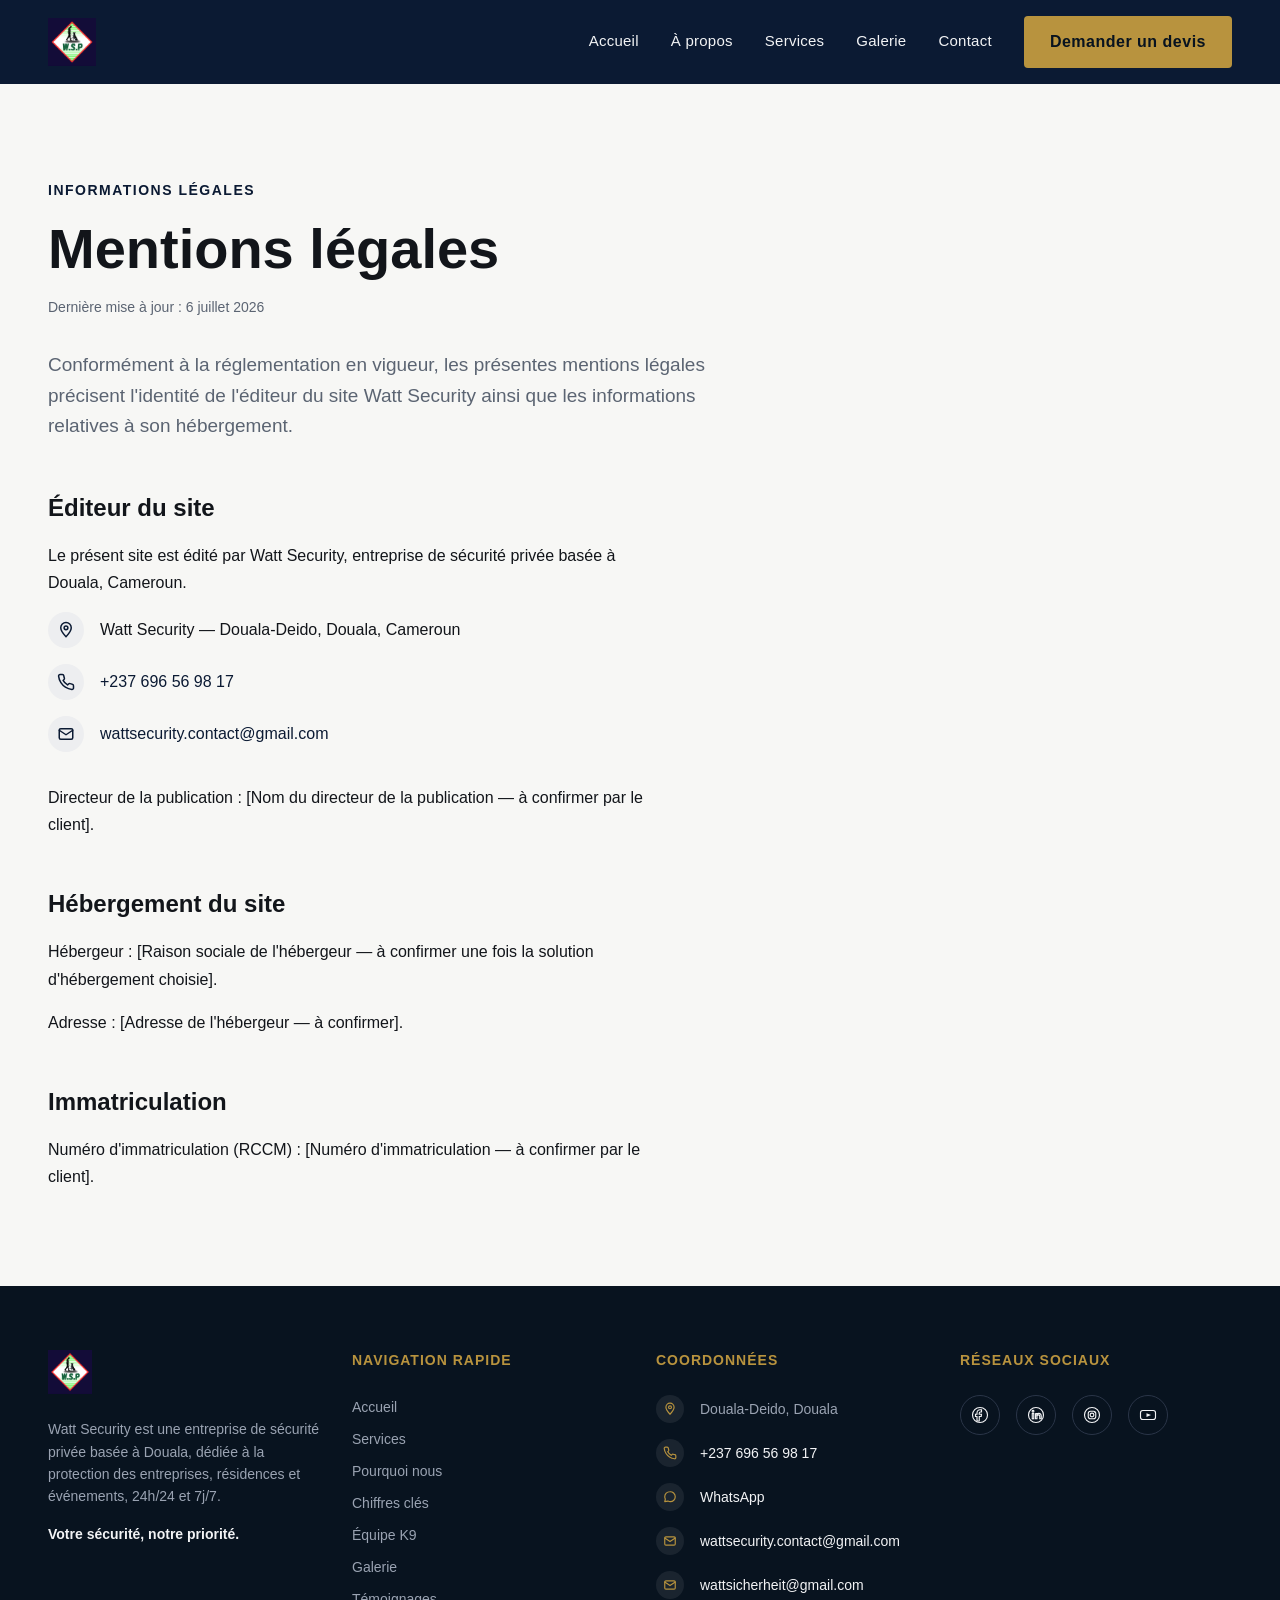
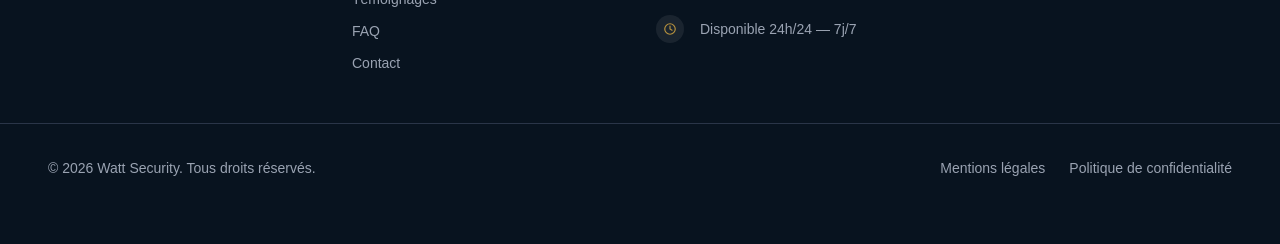
<file: pages/legal-notice.html>
<!doctype html>
<html lang="fr">
  <head>
    <meta charset="UTF-8" />
    <meta name="viewport" content="width=device-width, initial-scale=1.0" />
    <title>Mentions légales — Watt Security</title>
    <meta
      name="description"
      content="Mentions légales de Watt Security : éditeur du site, hébergement et informations d'immatriculation de l'entreprise de sécurité privée basée à Douala, Cameroun."
    />
    <meta name="author" content="Watt Security" />
    <meta name="robots" content="index, follow" />

    <!-- specifications/SEO_SPECIFICATION.md §8: same domain placeholder used
       throughout the project (index.html, robots.txt, sitemap.xml) —
       replace every occurrence the day the real domain is confirmed. -->
    <link
      rel="canonical"
      href="https://watt-security.com/pages/legal-notice.html"
    />
    <meta name="theme-color" content="#0B1A33" />

    <!-- Open Graph (specifications/SEO_SPECIFICATION.md §5) -->
    <meta property="og:title" content="Mentions légales — Watt Security" />
    <meta
      property="og:description"
      content="Mentions légales de Watt Security : éditeur du site, hébergement et informations d'immatriculation de l'entreprise de sécurité privée basée à Douala, Cameroun."
    />
    <meta property="og:type" content="website" />
    <meta
      property="og:url"
      content="https://watt-security.com/pages/legal-notice.html"
    />
    <meta
      property="og:image"
      content="https://watt-security.com/assets/images/og/og-image.jpg"
    />
    <meta property="og:image:width" content="1731" />
    <meta property="og:image:height" content="909" />
    <meta property="og:locale" content="fr_CM" />
    <meta property="og:site_name" content="Watt Security" />

    <!-- Twitter Card (specifications/SEO_SPECIFICATION.md §5) -->
    <meta name="twitter:card" content="summary_large_image" />
    <meta name="twitter:title" content="Mentions légales — Watt Security" />
    <meta
      name="twitter:description"
      content="Mentions légales de Watt Security : éditeur du site, hébergement et informations d'immatriculation de l'entreprise de sécurité privée basée à Douala, Cameroun."
    />
    <meta
      name="twitter:image"
      content="https://watt-security.com/assets/images/og/og-image.jpg"
    />

    <!-- Favicons & Web App Manifest (Milestone 31 — generated via
       RealFaviconGenerator from the official logo, assets/icons/). -->
    <link rel="icon" type="image/svg+xml" href="../assets/icons/favicon.svg" />
    <link
      rel="icon"
      type="image/png"
      href="../assets/icons/favicon-96x96.png"
      sizes="96x96"
    />
    <link rel="shortcut icon" href="../assets/icons/favicon.ico" />
    <link
      rel="apple-touch-icon"
      sizes="180x180"
      href="../assets/icons/apple-touch-icon.png"
    />
    <link rel="manifest" href="../assets/icons/site.webmanifest" />

    <link rel="stylesheet" href="../assets/css/variables.css" />
    <link rel="stylesheet" href="../assets/css/reset.css" />
    <link rel="stylesheet" href="../assets/css/layout.css" />
    <link rel="stylesheet" href="../assets/css/components.css" />
    <link rel="stylesheet" href="../assets/css/utilities.css" />
  </head>
  <body>
    <a href="#main-content" class="skip-link">Aller au contenu principal</a>

    <header class="site-header">
      <div class="site-header__inner container">
        <a
          href="../index.html"
          class="site-header__logo"
          aria-label="Watt Security — Retour à l'accueil"
        >
          <img
            src="../assets/logo/logo_watt.jpg"
            alt="Watt Security"
            width="2048"
            height="2041"
            class="site-header__logo-img"
          />
        </a>

        <nav
          id="primary-navigation"
          class="nav"
          aria-label="Navigation principale"
        >
          <ul class="nav__list">
            <li><a href="../index.html" class="nav__link">Accueil</a></li>
            <li><a href="../index.html" class="nav__link">À propos</a></li>
            <li>
              <a href="../index.html#services" class="nav__link">Services</a>
            </li>
            <li>
              <a href="../index.html#gallery" class="nav__link">Galerie</a>
            </li>
            <li>
              <a href="../index.html#contact" class="nav__link">Contact</a>
            </li>
          </ul>
          <a href="../index.html#contact" class="btn btn--primary nav__cta"
            >Demander un devis</a
          >
        </nav>

        <button
          type="button"
          class="menu-toggle"
          data-menu-toggle
          aria-expanded="false"
          aria-controls="primary-navigation"
          aria-label="Ouvrir le menu"
        >
          <svg
            class="menu-toggle__icon menu-toggle__icon--open"
            viewBox="0 0 24 24"
            fill="none"
            stroke="currentColor"
            stroke-width="2"
            stroke-linecap="round"
            aria-hidden="true"
            focusable="false"
          >
            <line x1="3" y1="6" x2="21" y2="6" />
            <line x1="3" y1="12" x2="21" y2="12" />
            <line x1="3" y1="18" x2="21" y2="18" />
          </svg>
          <svg
            class="menu-toggle__icon menu-toggle__icon--close"
            viewBox="0 0 24 24"
            fill="none"
            stroke="currentColor"
            stroke-width="2"
            stroke-linecap="round"
            aria-hidden="true"
            focusable="false"
          >
            <line x1="5" y1="5" x2="19" y2="19" />
            <line x1="19" y1="5" x2="5" y2="19" />
          </svg>
        </button>
      </div>
    </header>

    <main id="main-content">
      <section class="legal" aria-labelledby="legal-page-heading">
        <div class="container">
          <p class="legal__eyebrow">Informations légales</p>
          <h1 id="legal-page-heading" class="legal__title">Mentions légales</h1>
          <p class="legal__updated">Dernière mise à jour : 6 juillet 2026</p>
          <p class="legal__intro">
            Conformément à la réglementation en vigueur, les présentes mentions
            légales précisent l'identité de l'éditeur du site Watt Security
            ainsi que les informations relatives à son hébergement.
          </p>

          <div class="legal__content">
            <section>
              <h2 class="legal__section-title">Éditeur du site</h2>
              <p class="legal__section-text">
                Le présent site est édité par Watt Security, entreprise de
                sécurité privée basée à Douala, Cameroun.
              </p>

              <!-- Populated entirely by assets/js/modules/legal-page.js from
                 data/contact.json — the same single source of truth used by
                 the homepage Contact section and Footer, so the company
                 name, address, phone, and email shown here can never drift
                 out of sync with the rest of the site. -->
              <ul class="contact__details" data-legal-contact>
                <noscript>
                  <li>
                    Activez JavaScript pour afficher les coordonnées de
                    l'éditeur.
                  </li>
                </noscript>
              </ul>

              <p class="legal__section-text">
                Directeur de la publication : [Nom du directeur de la
                publication — à confirmer par le client].
              </p>
            </section>

            <section>
              <h2 class="legal__section-title">Hébergement du site</h2>
              <p class="legal__section-text">
                Hébergeur : [Raison sociale de l'hébergeur — à confirmer une
                fois la solution d'hébergement choisie].
              </p>
              <p class="legal__section-text">
                Adresse : [Adresse de l'hébergeur — à confirmer].
              </p>
            </section>

            <section>
              <h2 class="legal__section-title">Immatriculation</h2>
              <p class="legal__section-text">
                Numéro d'immatriculation (RCCM) : [Numéro d'immatriculation — à
                confirmer par le client].
              </p>
            </section>
          </div>
        </div>
      </section>
    </main>

    <footer class="footer" data-footer>
      <div class="container footer__grid">
        <div class="footer__col footer__col--brand">
          <a
            href="../index.html"
            class="footer__logo"
            aria-label="Watt Security — Retour à l'accueil"
          >
            <img
              src="../assets/logo/logo_watt.jpg"
              alt="Watt Security"
              width="2048"
              height="2041"
              loading="lazy"
              class="footer__logo-img"
            />
          </a>
          <!-- Populated by assets/js/modules/footer.js from data/footer.json -->
          <p class="footer__description" data-footer-description></p>
          <p class="footer__tagline" data-footer-tagline></p>
        </div>

        <nav class="footer__col" aria-label="Navigation rapide">
          <h3 class="footer__col-title">Navigation rapide</h3>
          <ul class="footer__links" data-footer-nav>
            <noscript>
              <li>Activez JavaScript pour afficher la navigation.</li>
            </noscript>
          </ul>
        </nav>

        <div class="footer__col">
          <h3 class="footer__col-title">Coordonnées</h3>
          <!-- Read from data/contact.json (not duplicated in footer.json) via
             assets/js/modules/footer.js, which reuses the same rendering
             helpers as the Contact section. -->
          <address class="footer__address">
            <ul class="footer__details" data-footer-contact>
              <noscript>
                <li>Activez JavaScript pour afficher nos coordonnées.</li>
              </noscript>
            </ul>
          </address>
        </div>

        <div class="footer__col">
          <h3 class="footer__col-title">Réseaux sociaux</h3>
          <div
            class="footer__social"
            data-footer-social
            aria-label="Watt Security sur les réseaux sociaux"
          ></div>
        </div>
      </div>

      <div class="footer__bottom">
        <div class="container footer__bottom-inner">
          <p class="footer__copyright" data-footer-copyright></p>
          <ul class="footer__legal-links" data-footer-legal>
            <noscript>
              <li>Activez JavaScript pour afficher les mentions légales.</li>
            </noscript>
          </ul>
        </div>
      </div>
    </footer>

    <script type="module" src="../assets/js/main.js"></script>
  </body>
</html>
</file>
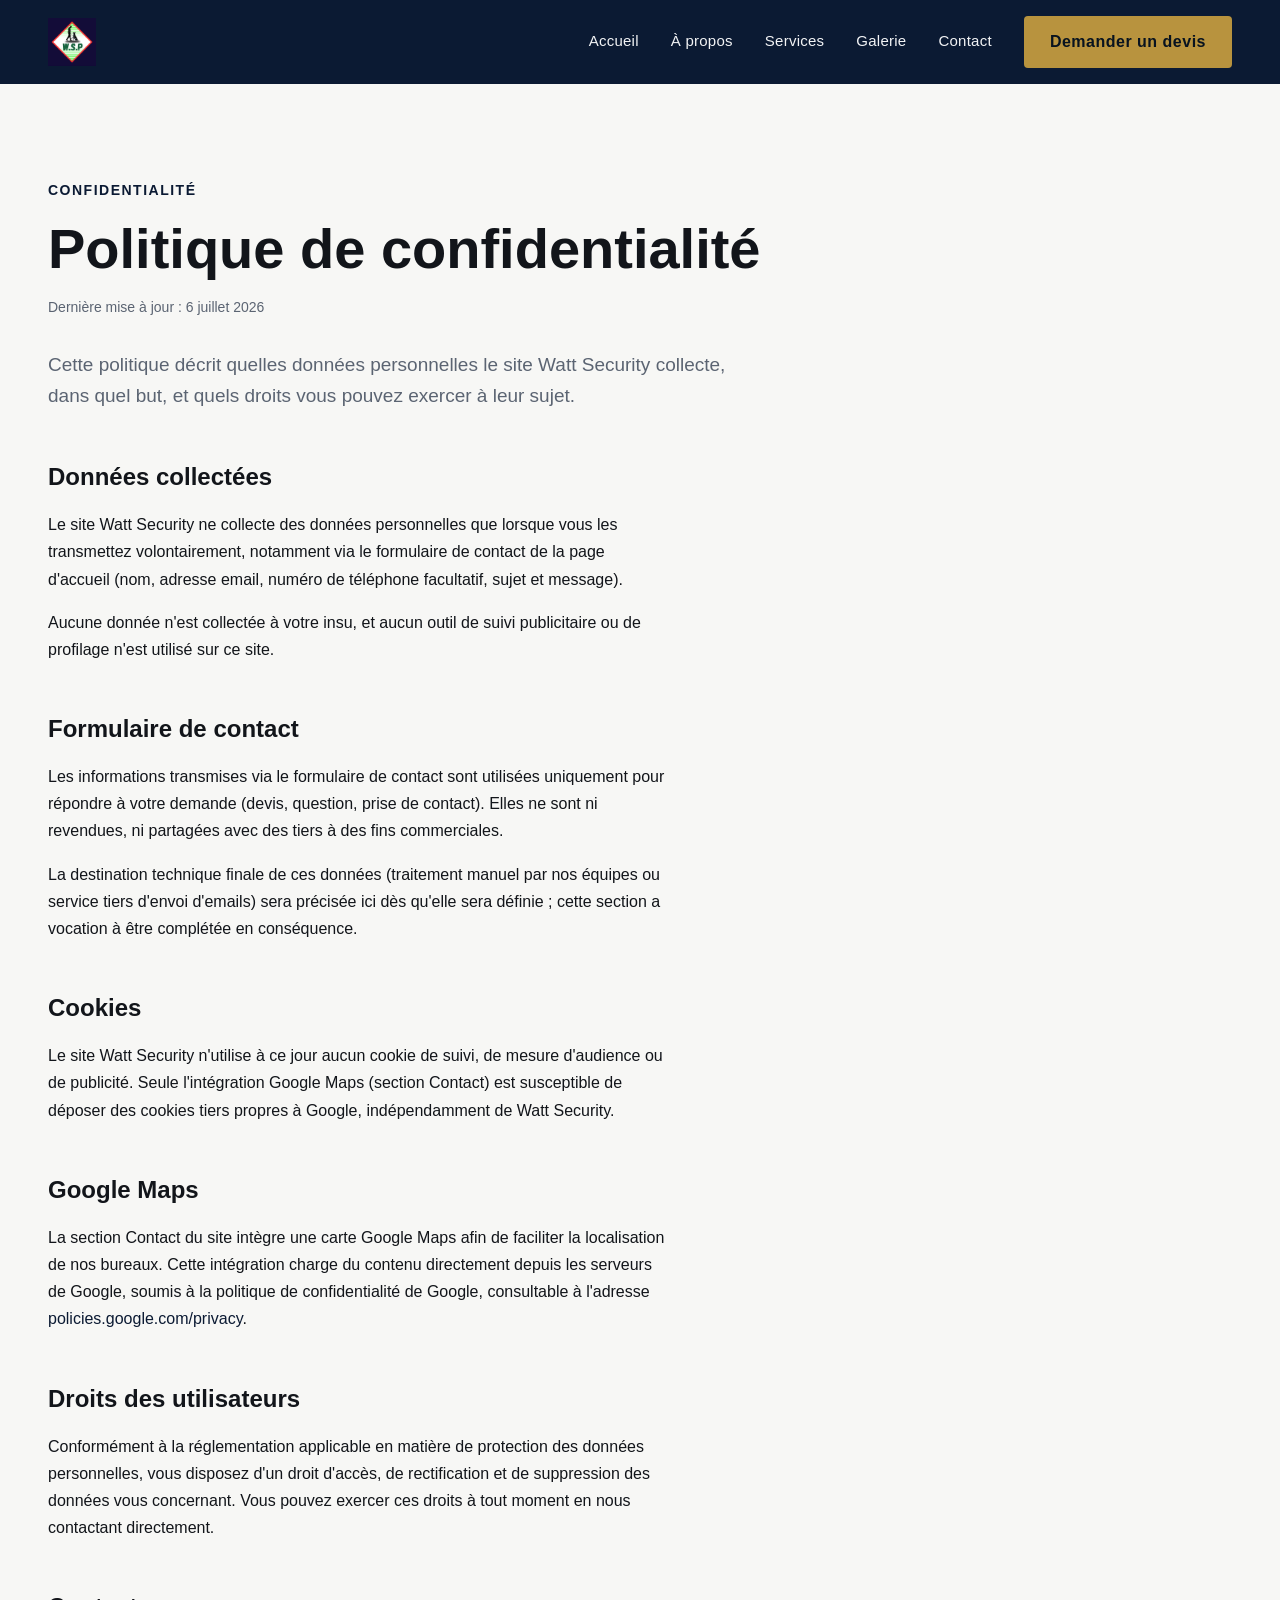
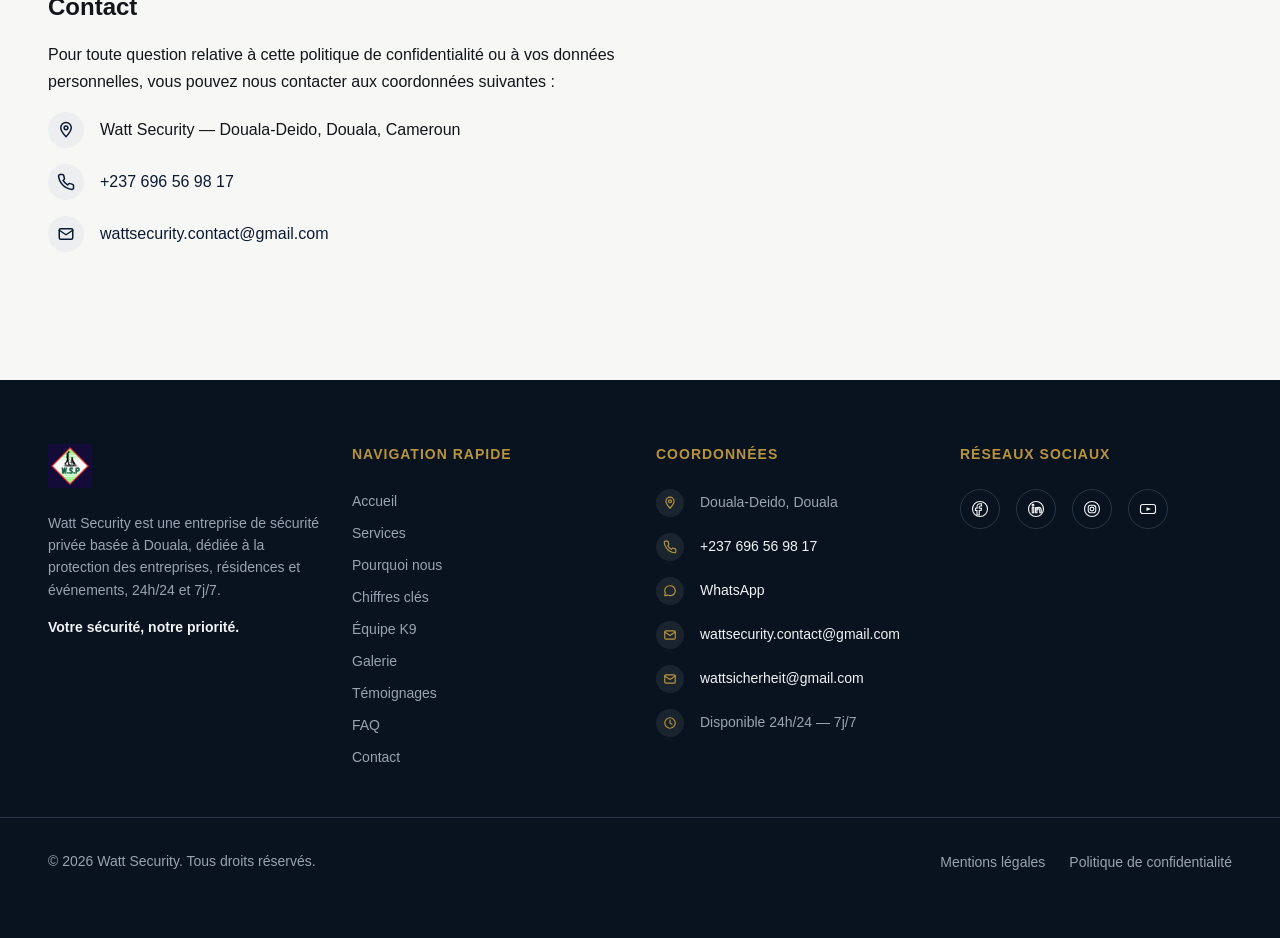
<file: pages/privacy-policy.html>
<!doctype html>
<html lang="fr">
  <head>
    <meta charset="UTF-8" />
    <meta name="viewport" content="width=device-width, initial-scale=1.0" />
    <title>Politique de confidentialité — Watt Security</title>
    <meta
      name="description"
      content="Politique de confidentialité de Watt Security : données collectées via le formulaire de contact, cookies, intégration Google Maps et droits des utilisateurs."
    />
    <meta name="author" content="Watt Security" />
    <meta name="robots" content="index, follow" />

    <!-- specifications/SEO_SPECIFICATION.md §8: same domain placeholder used
       throughout the project (index.html, robots.txt, sitemap.xml) —
       replace every occurrence the day the real domain is confirmed. -->
    <link
      rel="canonical"
      href="https://watt-security.com/pages/privacy-policy.html"
    />
    <meta name="theme-color" content="#0B1A33" />

    <!-- Open Graph (specifications/SEO_SPECIFICATION.md §5) -->
    <meta
      property="og:title"
      content="Politique de confidentialité — Watt Security"
    />
    <meta
      property="og:description"
      content="Politique de confidentialité de Watt Security : données collectées via le formulaire de contact, cookies, intégration Google Maps et droits des utilisateurs."
    />
    <meta property="og:type" content="website" />
    <meta
      property="og:url"
      content="https://watt-security.com/pages/privacy-policy.html"
    />
    <meta
      property="og:image"
      content="https://watt-security.com/assets/images/og/og-image.jpg"
    />
    <meta property="og:image:width" content="1731" />
    <meta property="og:image:height" content="909" />
    <meta property="og:locale" content="fr_CM" />
    <meta property="og:site_name" content="Watt Security" />

    <!-- Twitter Card (specifications/SEO_SPECIFICATION.md §5) -->
    <meta name="twitter:card" content="summary_large_image" />
    <meta
      name="twitter:title"
      content="Politique de confidentialité — Watt Security"
    />
    <meta
      name="twitter:description"
      content="Politique de confidentialité de Watt Security : données collectées via le formulaire de contact, cookies, intégration Google Maps et droits des utilisateurs."
    />
    <meta
      name="twitter:image"
      content="https://watt-security.com/assets/images/og/og-image.jpg"
    />

    <!-- Favicons & Web App Manifest (Milestone 31 — generated via
       RealFaviconGenerator from the official logo, assets/icons/). -->
    <link rel="icon" type="image/svg+xml" href="../assets/icons/favicon.svg" />
    <link
      rel="icon"
      type="image/png"
      href="../assets/icons/favicon-96x96.png"
      sizes="96x96"
    />
    <link rel="shortcut icon" href="../assets/icons/favicon.ico" />
    <link
      rel="apple-touch-icon"
      sizes="180x180"
      href="../assets/icons/apple-touch-icon.png"
    />
    <link rel="manifest" href="../assets/icons/site.webmanifest" />

    <link rel="stylesheet" href="../assets/css/variables.css" />
    <link rel="stylesheet" href="../assets/css/reset.css" />
    <link rel="stylesheet" href="../assets/css/layout.css" />
    <link rel="stylesheet" href="../assets/css/components.css" />
    <link rel="stylesheet" href="../assets/css/utilities.css" />
  </head>
  <body>
    <a href="#main-content" class="skip-link">Aller au contenu principal</a>

    <header class="site-header">
      <div class="site-header__inner container">
        <a
          href="../index.html"
          class="site-header__logo"
          aria-label="Watt Security — Retour à l'accueil"
        >
          <img
            src="../assets/logo/logo_watt.jpg"
            alt="Watt Security"
            width="2048"
            height="2041"
            class="site-header__logo-img"
          />
        </a>

        <nav
          id="primary-navigation"
          class="nav"
          aria-label="Navigation principale"
        >
          <ul class="nav__list">
            <li><a href="../index.html" class="nav__link">Accueil</a></li>
            <li><a href="../index.html" class="nav__link">À propos</a></li>
            <li>
              <a href="../index.html#services" class="nav__link">Services</a>
            </li>
            <li>
              <a href="../index.html#gallery" class="nav__link">Galerie</a>
            </li>
            <li>
              <a href="../index.html#contact" class="nav__link">Contact</a>
            </li>
          </ul>
          <a href="../index.html#contact" class="btn btn--primary nav__cta"
            >Demander un devis</a
          >
        </nav>

        <button
          type="button"
          class="menu-toggle"
          data-menu-toggle
          aria-expanded="false"
          aria-controls="primary-navigation"
          aria-label="Ouvrir le menu"
        >
          <svg
            class="menu-toggle__icon menu-toggle__icon--open"
            viewBox="0 0 24 24"
            fill="none"
            stroke="currentColor"
            stroke-width="2"
            stroke-linecap="round"
            aria-hidden="true"
            focusable="false"
          >
            <line x1="3" y1="6" x2="21" y2="6" />
            <line x1="3" y1="12" x2="21" y2="12" />
            <line x1="3" y1="18" x2="21" y2="18" />
          </svg>
          <svg
            class="menu-toggle__icon menu-toggle__icon--close"
            viewBox="0 0 24 24"
            fill="none"
            stroke="currentColor"
            stroke-width="2"
            stroke-linecap="round"
            aria-hidden="true"
            focusable="false"
          >
            <line x1="5" y1="5" x2="19" y2="19" />
            <line x1="19" y1="5" x2="5" y2="19" />
          </svg>
        </button>
      </div>
    </header>

    <main id="main-content">
      <section class="legal" aria-labelledby="legal-page-heading">
        <div class="container">
          <p class="legal__eyebrow">Confidentialité</p>
          <h1 id="legal-page-heading" class="legal__title">
            Politique de confidentialité
          </h1>
          <p class="legal__updated">Dernière mise à jour : 6 juillet 2026</p>
          <p class="legal__intro">
            Cette politique décrit quelles données personnelles le site Watt
            Security collecte, dans quel but, et quels droits vous pouvez
            exercer à leur sujet.
          </p>

          <div class="legal__content">
            <section>
              <h2 class="legal__section-title">Données collectées</h2>
              <p class="legal__section-text">
                Le site Watt Security ne collecte des données personnelles que
                lorsque vous les transmettez volontairement, notamment via le
                formulaire de contact de la page d'accueil (nom, adresse email,
                numéro de téléphone facultatif, sujet et message).
              </p>
              <p class="legal__section-text">
                Aucune donnée n'est collectée à votre insu, et aucun outil de
                suivi publicitaire ou de profilage n'est utilisé sur ce site.
              </p>
            </section>

            <section>
              <h2 class="legal__section-title">Formulaire de contact</h2>
              <p class="legal__section-text">
                Les informations transmises via le formulaire de contact sont
                utilisées uniquement pour répondre à votre demande (devis,
                question, prise de contact). Elles ne sont ni revendues, ni
                partagées avec des tiers à des fins commerciales.
              </p>
              <p class="legal__section-text">
                La destination technique finale de ces données (traitement
                manuel par nos équipes ou service tiers d'envoi d'emails) sera
                précisée ici dès qu'elle sera définie ; cette section a vocation
                à être complétée en conséquence.
              </p>
            </section>

            <section>
              <h2 class="legal__section-title">Cookies</h2>
              <p class="legal__section-text">
                Le site Watt Security n'utilise à ce jour aucun cookie de suivi,
                de mesure d'audience ou de publicité. Seule l'intégration Google
                Maps (section Contact) est susceptible de déposer des cookies
                tiers propres à Google, indépendamment de Watt Security.
              </p>
            </section>

            <section>
              <h2 class="legal__section-title">Google Maps</h2>
              <p class="legal__section-text">
                La section Contact du site intègre une carte Google Maps afin de
                faciliter la localisation de nos bureaux. Cette intégration
                charge du contenu directement depuis les serveurs de Google,
                soumis à la politique de confidentialité de Google, consultable
                à l'adresse
                <a
                  href="https://policies.google.com/privacy"
                  class="contact__detail-link"
                  target="_blank"
                  rel="noopener"
                  >policies.google.com/privacy</a
                >.
              </p>
            </section>

            <section>
              <h2 class="legal__section-title">Droits des utilisateurs</h2>
              <p class="legal__section-text">
                Conformément à la réglementation applicable en matière de
                protection des données personnelles, vous disposez d'un droit
                d'accès, de rectification et de suppression des données vous
                concernant. Vous pouvez exercer ces droits à tout moment en nous
                contactant directement.
              </p>
            </section>

            <section>
              <h2 class="legal__section-title">Contact</h2>
              <p class="legal__section-text">
                Pour toute question relative à cette politique de
                confidentialité ou à vos données personnelles, vous pouvez nous
                contacter aux coordonnées suivantes :
              </p>

              <!-- Populated entirely by assets/js/modules/legal-page.js from
                 data/contact.json — same single source of truth as the
                 homepage Contact section, Footer, and pages/legal-notice.html. -->
              <ul class="contact__details" data-legal-contact>
                <noscript>
                  <li>Activez JavaScript pour afficher nos coordonnées.</li>
                </noscript>
              </ul>
            </section>
          </div>
        </div>
      </section>
    </main>

    <footer class="footer" data-footer>
      <div class="container footer__grid">
        <div class="footer__col footer__col--brand">
          <a
            href="../index.html"
            class="footer__logo"
            aria-label="Watt Security — Retour à l'accueil"
          >
            <img
              src="../assets/logo/logo_watt.jpg"
              alt="Watt Security"
              width="2048"
              height="2041"
              loading="lazy"
              class="footer__logo-img"
            />
          </a>
          <!-- Populated by assets/js/modules/footer.js from data/footer.json -->
          <p class="footer__description" data-footer-description></p>
          <p class="footer__tagline" data-footer-tagline></p>
        </div>

        <nav class="footer__col" aria-label="Navigation rapide">
          <h3 class="footer__col-title">Navigation rapide</h3>
          <ul class="footer__links" data-footer-nav>
            <noscript>
              <li>Activez JavaScript pour afficher la navigation.</li>
            </noscript>
          </ul>
        </nav>

        <div class="footer__col">
          <h3 class="footer__col-title">Coordonnées</h3>
          <!-- Read from data/contact.json (not duplicated in footer.json) via
             assets/js/modules/footer.js, which reuses the same rendering
             helpers as the Contact section. -->
          <address class="footer__address">
            <ul class="footer__details" data-footer-contact>
              <noscript>
                <li>Activez JavaScript pour afficher nos coordonnées.</li>
              </noscript>
            </ul>
          </address>
        </div>

        <div class="footer__col">
          <h3 class="footer__col-title">Réseaux sociaux</h3>
          <div
            class="footer__social"
            data-footer-social
            aria-label="Watt Security sur les réseaux sociaux"
          ></div>
        </div>
      </div>

      <div class="footer__bottom">
        <div class="container footer__bottom-inner">
          <p class="footer__copyright" data-footer-copyright></p>
          <ul class="footer__legal-links" data-footer-legal>
            <noscript>
              <li>Activez JavaScript pour afficher les mentions légales.</li>
            </noscript>
          </ul>
        </div>
      </div>
    </footer>

    <script type="module" src="../assets/js/main.js"></script>
  </body>
</html>
</file>
<file: assets/css/variables.css>
/* ==========================================================================
   Watt Security — CSS Variables (Design Tokens)
   Single source of truth for color, typography, spacing, radius, shadow,
   and motion values. Every value below is taken directly from the design
   system (design/COLOR_PALETTE.md, TYPOGRAPHY.md, SPACING.md, ANIMATIONS.md)
   — no new values are introduced here.
   No selectors targeting actual elements belong in this file.
   ========================================================================== */

:root {
  /* ---- Color: Primary / Secondary / Accent (design/COLOR_PALETTE.md) ---- */
  --color-navy: #0B1A33;
  --color-navy-light: #13284D;
  --color-navy-deep: #08131F;
  --color-slate: #2C3440;
  --color-gold: #B8933E;
  --color-gold-deep: #96762E;

  /* ---- Color: Semantic ---- */
  --color-success: #2E7D32;
  --color-error: #B3261E;
  --color-warning: #B26A00;

  /* ---- Color: Backgrounds ---- */
  --color-bg-light: #F7F7F5;
  --color-bg-light-alt: #EDEEF0;
  --color-bg-dark: #08131F;

  /* ---- Color: Text ---- */
  --color-text-ink: #12151A;
  --color-text-graphite: #5B6472;
  --color-text-offwhite: #F2F3F5;
  --color-text-cool-gray: #9AA3B2;

  /* ---- Color: Borders ---- */
  --color-border-light: #DFE2E6;
  --color-border-dark: #2A3548;

  /* ---- Typography: Font Families (design/TYPOGRAPHY.md) ---- */
  --font-heading: 'Montserrat', 'Helvetica Neue', Arial, sans-serif;
  --font-body: 'Inter', 'Helvetica Neue', Arial, sans-serif;

  /* ---- Typography: Font Weights ---- */
  --fw-regular: 400;
  --fw-medium: 500;
  --fw-semibold: 600;
  --fw-bold: 700;
  --fw-extrabold: 800;

  /* ---- Typography: Font Sizes (desktop scale) ---- */
  --fs-h1: 3.5rem;      /* 56px */
  --fs-h2: 2.5rem;      /* 40px */
  --fs-h3: 1.875rem;    /* 30px */
  --fs-h4: 1.5rem;      /* 24px */
  --fs-h5: 1.25rem;     /* 20px */
  --fs-h6: 1rem;        /* 16px, eyebrow/label use per design/TYPOGRAPHY.md */
  --fs-body-lg: 1.1875rem; /* 19px */
  --fs-body: 1rem;      /* 16px */
  --fs-body-sm: 0.875rem;  /* 14px */

  /* ---- Typography: Font Sizes (mobile scale) ---- */
  --fs-h1-mobile: 2.125rem;  /* 34px */
  --fs-h2-mobile: 1.75rem;   /* 28px */
  --fs-h3-mobile: 1.375rem;  /* 22px */
  --fs-h4-mobile: 1.1875rem; /* 19px */
  --fs-h5-mobile: 1.0625rem; /* 17px */
  --fs-h6-mobile: 0.875rem;  /* 14px */
  --fs-body-lg-mobile: 1.0625rem; /* 17px */
  --fs-body-mobile: 0.9375rem;    /* 15px */
  --fs-body-sm-mobile: 0.8125rem; /* 13px */

  /* ---- Typography: Component-Specific Sizes (added Milestone 6, values
     sourced directly from the "Navigation" and "Buttons/CTA" rows of
     design/TYPOGRAPHY.md, not previously tokenized) ---- */
  --fs-nav: 0.9375rem;         /* 15px — desktop navigation */
  --fs-nav-mobile: 1rem;       /* 16px — mobile menu */
  --ls-nav: 0.25px;
  --fs-button: 1rem;           /* 16px — desktop */
  --fs-button-mobile: 0.9375rem; /* 15px — mobile */
  --ls-button: 0.5px;

  /* ---- Spacing Scale (design/SPACING.md — 8px base unit) ---- */
  --space-xxs: 0.25rem;  /* 4px */
  --space-xs: 0.5rem;    /* 8px */
  --space-sm: 1rem;      /* 16px */
  --space-md: 1.5rem;    /* 24px */
  --space-lg: 2rem;      /* 32px */
  --space-xl: 3rem;      /* 48px */
  --space-2xl: 4rem;     /* 64px */
  --space-3xl: 6rem;     /* 96px */
  --space-4xl: 8rem;     /* 128px */

  /* ---- Radius & Shadow (per design/UI_COMPONENTS.md: small radius, subtle shadow) ---- */
  --radius-sm: 4px;
  --radius-md: 8px;
  --shadow-sm: 0 1px 2px rgba(8, 19, 31, 0.08);
  --shadow-md: 0 4px 12px rgba(8, 19, 31, 0.10);

  /* ---- Motion (design/ANIMATIONS.md) ---- */
  --duration-fast: 180ms;
  --duration-base: 220ms;
  --duration-slow: 300ms;
  --ease-out: ease-out;
  --ease-in-out: ease-in-out;

  /* ---- Content Width (design/SPACING.md) ---- */
  --content-max-width: 1280px;

  /* ---- Z-Index Scale (added Milestone 6, for header stacking) ---- */
  --z-header: 100;
  --z-skip-link: 1000;
}

/* ==========================================================================
   Breakpoint reference (documentation only — NOT usable inside @media
   conditions, per architecture/CSS_ARCHITECTURE.md). Every media query in
   this project must use these exact literal values:
     Mobile Large : 600px
     Tablet       : 768px
     Desktop      : 1024px
     Large Desktop: 1440px
   ========================================================================== */
</file>
<file: assets/css/layout.css>
/* ==========================================================================
   Watt Security — Layout
   General structural rules: base document appearance, main container,
   base responsive grid, and the header/main/footer document skeleton.
   Component-level styling (buttons, cards, nav, etc.) does not belong here
   — see the future components.css (architecture/CSS_ARCHITECTURE.md).
   ========================================================================== */

/* ---- Base document appearance (brand defaults, no components yet) ---- */
html,
body {
  height: 100%;
}

body {
  display: flex;
  flex-direction: column;
  min-height: 100svh;
  font-family: var(--font-body);
  font-size: var(--fs-body-mobile);
  font-weight: var(--fw-regular);
  color: var(--color-text-ink);
  background-color: var(--color-bg-light);
}

@media (min-width: 768px) {
  body {
    font-size: var(--fs-body);
  }
}

/* header/footer keep their natural height; main grows to fill the
   remaining viewport height so the footer never floats mid-screen on
   short pages (a "sticky footer" pattern) — no visual styling implied. */
main {
  flex: 1 0 auto;
}

header,
footer {
  flex: 0 0 auto;
}

/* ---- Global focus-visible ring (kept out of reset.css, which is
   deliberately brand-color-free — this rule needs --color-gold, so it
   lives here alongside the other brand-aware base rules). ---- */
:focus-visible {
  outline: 2px solid var(--color-gold);
  outline-offset: 2px;
}

/* ---- Main Container (design/SPACING.md: 1280px max-width, responsive side padding) ---- */
.container {
  width: 100%;
  max-width: var(--content-max-width);
  margin-inline: auto;
  padding-inline: var(--space-sm); /* 16px — mobile */
}

@media (min-width: 768px) {
  .container {
    padding-inline: var(--space-lg); /* 32px — tablet */
  }
}

@media (min-width: 1024px) {
  .container {
    padding-inline: var(--space-xl); /* 48px — desktop */
  }
}

/* ---- Base Responsive Grid (design/SPACING.md: 4-col mobile, 12-col tablet+) ---- */
.grid {
  display: grid;
  grid-template-columns: repeat(4, 1fr);
  gap: var(--space-sm); /* 16px gutter — mobile */
}

@media (min-width: 768px) {
  .grid {
    grid-template-columns: repeat(12, 1fr);
    gap: var(--space-md); /* 24px gutter — tablet/desktop */
  }
}
</file>
<file: assets/css/components.css>
/* ==========================================================================
   Watt Security — Components
   Reusable component styles, matching architecture/COMPONENT_ARCHITECTURE.md
   one-to-one. This milestone implements: Skip Link, Header, Logo,
   Navigation, CTA Button, Mobile Menu Toggle.
   Mobile-first: base rules target the smallest viewport; media queries
   progressively enhance for tablet/desktop (design/SPACING.md breakpoints).
   ========================================================================== */

/* --------------------------------------------------------------------------
   Skip Link (specifications/ACCESSIBILITY_SPECIFICATION.md §1)
   -------------------------------------------------------------------------- */
.skip-link {
  position: absolute;
  top: -100%;
  left: var(--space-sm);
  z-index: var(--z-skip-link);
  padding: var(--space-xs) var(--space-md);
  background-color: var(--color-navy);
  color: var(--color-text-offwhite);
  font-family: var(--font-body);
  font-weight: var(--fw-medium);
  border-radius: var(--radius-sm);
  transition: top var(--duration-fast) var(--ease-out);
}

.skip-link:focus-visible {
  top: var(--space-sm);
}

/* --------------------------------------------------------------------------
   Header (design/UI_COMPONENTS.md §9 Navigation Bar; architecture/
   COMPONENT_ARCHITECTURE.md §1-2 Header/Navigation)
   -------------------------------------------------------------------------- */
.site-header {
  position: sticky;
  top: 0;
  z-index: var(--z-header);
  background-color: var(--color-navy);
}

.site-header__inner {
  display: flex;
  align-items: center;
  justify-content: space-between;
  padding-block: var(--space-sm);
  position: relative;
}

/* ---- Logo (official asset: assets/logo/logo_watt.jpg — do not modify the
   file itself; only its displayed size is controlled here) ---- */
.site-header__logo {
  display: flex;
  align-items: center;
  flex: 0 0 auto;
}

.site-header__logo-img {
  display: block;
  height: 2.5rem;   /* 40px — mobile/tablet */
  width: auto;
}

@media (min-width: 768px) {
  .site-header__logo-img {
    height: 3rem;   /* 48px — desktop */
  }
}

/* --------------------------------------------------------------------------
   Navigation
   Mobile/Tablet (<1024px): collapses into a dropdown panel toggled by the
   hamburger button. Desktop (>=1024px): displayed inline in the header row.
   The 1024px cutoff (rather than 768px) is a deliberate choice: fitting the
   logo + 5 links + CTA comfortably requires full desktop width — see the
   Milestone 6 report for the rationale (resolves the open question left in
   design/SPACING.md §4 regarding tablet nav treatment).
   -------------------------------------------------------------------------- */
.nav {
  position: absolute;
  top: 100%;
  left: 0;
  right: 0;
  display: flex;
  flex-direction: column;
  align-items: stretch;
  gap: var(--space-sm);
  background-color: var(--color-navy);
  padding: var(--space-md);
  max-height: 0;
  overflow: hidden;
  opacity: 0;
  visibility: hidden;
  transition:
    opacity var(--duration-slow) var(--ease-in-out),
    max-height var(--duration-slow) var(--ease-in-out),
    visibility 0s linear var(--duration-slow);
}

.nav.is-open {
  max-height: 28rem;
  opacity: 1;
  visibility: visible;
  transition:
    opacity var(--duration-slow) var(--ease-in-out),
    max-height var(--duration-slow) var(--ease-in-out),
    visibility 0s linear 0s;
}

.nav__list {
  display: flex;
  flex-direction: column;
  gap: var(--space-sm);
}

.nav__link {
  display: inline-block;
  font-family: var(--font-body);
  font-weight: var(--fw-medium);
  font-size: var(--fs-nav-mobile);
  letter-spacing: var(--ls-nav);
  color: var(--color-text-offwhite);
  padding-block: var(--space-xxs);
  border-bottom: 2px solid transparent;
  transition: color var(--duration-fast) var(--ease-out),
    border-color var(--duration-fast) var(--ease-out);
}

.nav__link:hover {
  color: var(--color-gold);
}

.nav__link[aria-current="page"] {
  color: var(--color-gold);
  border-bottom-color: var(--color-gold);
}

.nav__cta {
  align-self: flex-start;
}

@media (min-width: 1024px) {
  .nav {
    position: static;
    display: flex;
    flex-direction: row;
    align-items: center;
    gap: var(--space-lg);
    background-color: transparent;
    padding: 0;
    max-height: none;
    overflow: visible;
    opacity: 1;
    visibility: visible;
    transition: none;
  }

  .nav__list {
    flex-direction: row;
    align-items: center;
    gap: var(--space-lg);
  }

  .nav__link {
    font-size: var(--fs-nav);
  }

  .nav__cta {
    align-self: center;
  }
}

/* --------------------------------------------------------------------------
   Mobile Menu Toggle (hamburger / close icon swap)
   -------------------------------------------------------------------------- */
.menu-toggle {
  display: flex;
  align-items: center;
  justify-content: center;
  width: 2.75rem;  /* 44px minimum touch target, per specifications/ACCESSIBILITY_SPECIFICATION.md §7 */
  height: 2.75rem;
  color: var(--color-text-offwhite);
  flex: 0 0 auto;
}

.menu-toggle__icon {
  width: 1.5rem;
  height: 1.5rem;
}

.menu-toggle__icon--close {
  display: none;
}

.menu-toggle[aria-expanded="true"] .menu-toggle__icon--open {
  display: none;
}

.menu-toggle[aria-expanded="true"] .menu-toggle__icon--close {
  display: block;
}

@media (min-width: 1024px) {
  .menu-toggle {
    display: none;
  }
}

/* --------------------------------------------------------------------------
   CTA Button (design/UI_COMPONENTS.md §1 Primary Button)
   Reusable across the site — not header-specific, but introduced now
   because the header's "Demander un devis" CTA is the first consumer.
   -------------------------------------------------------------------------- */
.btn {
  display: inline-flex; /* was inline-block — widened in Milestone 15 so a
    .btn can optionally contain an icon (Contact's Call/WhatsApp buttons)
    alongside its text; a single text-only child renders identically to
    the previous inline-block, so this doesn't affect any existing button */
  align-items: center;
  justify-content: center;
  gap: var(--space-xs);
  font-family: var(--font-heading);
  font-weight: var(--fw-semibold);
  font-size: var(--fs-button-mobile);
  letter-spacing: var(--ls-button);
  line-height: 1;
  text-align: center;
  padding: var(--space-sm) var(--space-md);
  border: 2px solid transparent; /* reserved so --btn--secondary's visible
    border doesn't change the box size relative to --btn--primary */
  border-radius: var(--radius-sm);
  transition: background-color var(--duration-fast) var(--ease-out),
    border-color var(--duration-fast) var(--ease-out),
    box-shadow var(--duration-fast) var(--ease-out);
}

.btn svg {
  width: 1.125rem;
  height: 1.125rem;
  flex-shrink: 0;
}

@media (min-width: 768px) {
  .btn {
    font-size: var(--fs-button);
  }
}

.btn--primary {
  background-color: var(--color-gold);
  color: var(--color-navy-deep);
}

.btn--primary:hover {
  background-color: var(--color-gold-deep);
}

.btn--secondary {
  background-color: transparent;
  border-color: var(--color-text-offwhite);
  color: var(--color-text-offwhite);
}

.btn--secondary:hover {
  background-color: rgba(242, 243, 245, 0.1);
}

/* Light-background variant (design/UI_COMPONENTS.md §1: "border/text in
   Watt Navy on light backgrounds, Off-White on dark ones" — only the dark
   variant existed before this milestone, since the Hero was the only
   consumer so far. The Contact section's "Appeler" button is the first
   secondary button on a light background: plain --btn--secondary's
   Off-White text was measured near-invisible there. */
.btn--secondary-on-light {
  border-color: var(--color-navy);
  color: var(--color-navy);
}

@media (hover: hover) and (pointer: fine) {
  .btn--secondary-on-light:hover {
    background-color: rgba(11, 26, 51, 0.06);
  }
}

/* --------------------------------------------------------------------------
   Hero (specifications/HOME_PAGE_SPECIFICATION.md §1)
   -------------------------------------------------------------------------- */
.hero {
  position: relative;
  display: flex;
  align-items: center;
  min-height: 100svh;
  overflow: hidden;
  background-color: var(--color-navy-deep); /* fallback beneath the gradient */
}

/* Milestone 23: real hero poster (assets/images/hero/hero-poster.webp)
   replaces the earlier placeholder gradient. .hero__overlay (below) still
   guarantees text contrast over it. Oversized (110% height, -5% top) so
   the parallax translate in hero-parallax.js never reveals an edge gap
   underneath. background-color is kept as a fallback while the image
   loads or if it ever fails to. */
.hero__media {
  position: absolute;
  top: -5%;
  left: 0;
  right: 0;
  height: 110%;
  background-color: var(--color-navy-deep);
}

.hero__media-img {
  display: block;
  width: 100%;
  height: 100%;
  object-fit: cover;
}

.hero__overlay {
  position: absolute;
  inset: 0;
  background: linear-gradient(180deg, rgba(8, 19, 31, 0.35) 0%, rgba(8, 19, 31, 0.65) 100%);
}

.hero__content {
  position: relative;
  z-index: 1;
  padding-block: var(--space-3xl);
}

@keyframes hero-fade-up {
  from {
    opacity: 0;
    transform: translateY(16px);
  }
  to {
    opacity: 1;
    transform: translateY(0);
  }
}

.hero__eyebrow {
  font-family: var(--font-heading);
  font-weight: var(--fw-semibold);
  font-size: var(--fs-h6-mobile);
  letter-spacing: 1.5px;
  text-transform: uppercase;
  color: var(--color-gold);
  margin-bottom: var(--space-sm);
  animation: hero-fade-up var(--duration-slow) var(--ease-out) both;
}

.hero__title {
  font-family: var(--font-heading);
  font-weight: var(--fw-extrabold);
  font-size: var(--fs-h1-mobile);
  line-height: 1.1;
  letter-spacing: -0.5px;
  color: var(--color-text-offwhite);
  margin-bottom: var(--space-md);
  animation: hero-fade-up var(--duration-slow) var(--ease-out) 80ms both;
}

.hero__text {
  font-family: var(--font-body);
  font-size: var(--fs-body-lg-mobile);
  line-height: 1.6;
  color: var(--color-text-offwhite);
  max-width: 42rem;
  margin-bottom: var(--space-lg);
  animation: hero-fade-up var(--duration-slow) var(--ease-out) 160ms both;
}

.hero__actions {
  display: flex;
  flex-direction: column;
  align-items: flex-start;
  gap: var(--space-sm);
  animation: hero-fade-up var(--duration-slow) var(--ease-out) 240ms both;
}

@media (min-width: 600px) {
  .hero__actions {
    flex-direction: row;
    align-items: center;
  }
}

@media (min-width: 768px) {
  .hero__eyebrow {
    font-size: var(--fs-h6);
  }

  .hero__title {
    font-size: var(--fs-h1);
  }

  .hero__text {
    font-size: var(--fs-body-lg);
  }
}

@keyframes hero-scroll-pulse {
  0%,
  100% {
    opacity: 0.4;
  }
  50% {
    opacity: 1;
  }
}

.hero__scroll-indicator {
  position: absolute;
  bottom: var(--space-lg);
  left: 50%;
  transform: translateX(-50%);
  z-index: 1;
  color: var(--color-text-offwhite);
  animation: hero-scroll-pulse 2s var(--ease-in-out) infinite;
}

/* --------------------------------------------------------------------------
   Services (specifications/HOME_PAGE_SPECIFICATION.md §3)
   -------------------------------------------------------------------------- */
.services {
  background-color: var(--color-bg-light);
  padding-block: var(--space-2xl);
}

@media (min-width: 1024px) {
  .services {
    padding-block: var(--space-3xl);
  }
}

.services__eyebrow {
  font-family: var(--font-heading);
  font-weight: var(--fw-semibold);
  font-size: var(--fs-h6-mobile);
  letter-spacing: 1.5px;
  text-transform: uppercase;
  /* Watt Navy (not Gold) on this light section background: Gold measures
     ~2.7:1 and even Gold-Deep only ~4:1 on Pearl White, both failing WCAG
     AA at this text size (design/COLOR_PALETTE.md §4). Navy is explicitly
     documented there for "primary text on light backgrounds where emphasis
     is needed" — the Hero's eyebrow keeps plain Gold since it sits on the
     dark navy background instead, where the ratio is a safe ~6:1. */
  color: var(--color-navy);
  margin-bottom: var(--space-sm);
}

.services__title {
  font-family: var(--font-heading);
  font-weight: var(--fw-extrabold);
  font-size: var(--fs-h2-mobile);
  line-height: 1.15;
  color: var(--color-text-ink);
  max-width: 32ch;
  margin-bottom: var(--space-xl);
}

@media (min-width: 768px) {
  .services__eyebrow {
    font-size: var(--fs-h6);
  }

  .services__title {
    font-size: var(--fs-h2);
  }
}

.services__grid {
  display: grid;
  grid-template-columns: 1fr;
  gap: var(--space-md);
}

@media (min-width: 768px) {
  .services__grid {
    grid-template-columns: repeat(2, 1fr);
  }
}

@media (min-width: 1024px) {
  .services__grid {
    grid-template-columns: repeat(3, 1fr);
  }
}

/* ---- Service Card (design/UI_COMPONENTS.md §2 Service Card) ---- */
.service-card {
  position: relative;
  display: flex;
  flex-direction: column;
  background-color: var(--color-bg-light-alt);
  border: 1px solid var(--color-border-light);
  border-radius: var(--radius-md);
  padding: var(--space-md);
  transition: transform var(--duration-base) var(--ease-out),
    box-shadow var(--duration-base) var(--ease-out);
}

@media (min-width: 1024px) {
  .service-card {
    padding: var(--space-lg);
  }
}

.service-card__icon {
  width: 2.5rem;
  height: 2.5rem;
  color: var(--color-navy);
  margin-bottom: var(--space-md);
  transition: color var(--duration-base) var(--ease-out);
}

.service-card__title {
  font-family: var(--font-heading);
  font-weight: var(--fw-bold);
  font-size: var(--fs-h5-mobile);
  color: var(--color-text-ink);
  margin-bottom: var(--space-xs);
  transition: color var(--duration-base) var(--ease-out);
}

@media (min-width: 768px) {
  .service-card__title {
    font-size: var(--fs-h5);
  }
}

.service-card__description {
  font-family: var(--font-body);
  font-size: var(--fs-body-sm);
  line-height: 1.6;
  color: var(--color-text-graphite);
  margin-bottom: var(--space-md);
}

.service-card__link {
  display: inline-flex;
  align-items: center;
  gap: var(--space-xxs);
  font-family: var(--font-body);
  font-weight: var(--fw-semibold);
  font-size: var(--fs-body-sm);
  color: var(--color-navy);
  text-decoration-line: underline;
  text-decoration-color: transparent;
  text-underline-offset: 3px;
  margin-top: auto;
  align-self: flex-start;
  transition: text-decoration-color var(--duration-fast) var(--ease-out);
}

.service-card__link svg {
  width: 1rem;
  height: 1rem;
  transition: transform var(--duration-fast) var(--ease-out);
}

/* Hover effects gated to devices with a real pointer (mouse/trackpad):
   avoids a "stuck hover" state on touch after a tap. */
@media (hover: hover) and (pointer: fine) {
  .service-card:hover {
    transform: translateY(-4px);
    box-shadow: var(--shadow-md);
  }

  /* Underline reveal (not a color change) for the link — safe at any text
     size/weight, unlike the Gold-Deep accent below. */
  .service-card:hover .service-card__link {
    text-decoration-color: currentColor;
  }

  .service-card:hover .service-card__link svg {
    transform: translateX(2px);
  }
}

/* The Gold-Deep hover accent on the icon/title is additionally gated to
   >=768px: below that, the title renders at 17px (--fs-h5-mobile), too
   small/not-bold-enough to qualify as WCAG "large text", and Gold-Deep on
   the card's Fog background falls just under 4.5:1 at that size. At
   >=768px the title is 20px bold (--fs-h5), which clears the 3:1 "large
   text" threshold comfortably (design/COLOR_PALETTE.md §4). The link text
   never grows past 14px, so it always uses the underline treatment above
   instead of a color change. Below 768px, hover still lifts the card
   (rule above) — the icon/title just keep their default colors. */
@media (hover: hover) and (pointer: fine) and (min-width: 768px) {
  .service-card:hover .service-card__icon,
  .service-card:hover .service-card__title {
    color: var(--color-gold-deep);
  }
}

/* Whole card is the only clickable target: the visible link is stretched
   over the entire card via ::after, so there is a single real <a> per card
   (avoids nesting interactive elements) while the full card area responds
   to clicks/taps, per design/UI_COMPONENTS.md §8. */
.service-card__link::after {
  content: "";
  position: absolute;
  inset: 0;
}

/* Progressive enhancement: in browsers supporting :has(), show the focus
   ring around the whole card (clearer for keyboard users, since the whole
   card is the actual target) instead of just the small link text. Falls
   back to the global :focus-visible ring on the link itself otherwise. */
@supports selector(:has(a)) {
  .service-card__link:focus-visible {
    outline: none;
  }

  .service-card:has(.service-card__link:focus-visible) {
    outline: 2px solid var(--color-gold);
    outline-offset: 4px;
  }
}

/* --------------------------------------------------------------------------
   Why Choose Us (specifications/HOME_PAGE_SPECIFICATION.md §4)
   Deliberately distinct from the Service Card treatment above: section
   background/card background are reversed (Fog section / Pearl White
   cards, vs. Services' Pearl White section / Fog cards), icons sit in a
   solid circular badge instead of plain, text is centered instead of
   left-aligned, and cards carry a resting shadow instead of none.
   -------------------------------------------------------------------------- */
.why-us {
  background-color: var(--color-bg-light-alt);
  padding-block: var(--space-2xl);
}

@media (min-width: 1024px) {
  .why-us {
    padding-block: var(--space-3xl);
  }
}

.why-us__eyebrow {
  font-family: var(--font-heading);
  font-weight: var(--fw-semibold);
  font-size: var(--fs-h6-mobile);
  letter-spacing: 1.5px;
  text-transform: uppercase;
  /* Navy, not Gold: same borderline-contrast reasoning as .services__eyebrow
     (design/COLOR_PALETTE.md §4) — this section's Fog background is just as
     light as Services' Pearl White. */
  color: var(--color-navy);
  margin-bottom: var(--space-sm);
}

.why-us__title {
  font-family: var(--font-heading);
  font-weight: var(--fw-extrabold);
  font-size: var(--fs-h2-mobile);
  line-height: 1.15;
  color: var(--color-text-ink);
  max-width: 32ch;
  margin-bottom: var(--space-md);
}

.why-us__intro {
  font-family: var(--font-body);
  font-size: var(--fs-body-lg-mobile);
  line-height: 1.6;
  color: var(--color-text-graphite);
  max-width: 60ch;
  margin-bottom: var(--space-xl);
}

@media (min-width: 768px) {
  .why-us__eyebrow {
    font-size: var(--fs-h6);
  }

  .why-us__title {
    font-size: var(--fs-h2);
  }

  .why-us__intro {
    font-size: var(--fs-body-lg);
  }
}

.why-us__grid {
  display: grid;
  grid-template-columns: 1fr;
  gap: var(--space-md);
}

@media (min-width: 768px) {
  .why-us__grid {
    grid-template-columns: repeat(2, 1fr);
  }
}

@media (min-width: 1024px) {
  .why-us__grid {
    grid-template-columns: repeat(3, 1fr);
  }
}

/* ---- Why-Us Card ---- */
/* Milestone 10 fix (flagged during the Milestone 9 review, applied now as
   an indispensable correction): the reveal transition and the hover
   transition used to be declared in two separate rules of different
   specificity (.has-scroll-reveal .why-us__card vs. the plain .why-us__card
   inside the hover media query). Because both set the same `transition`
   shorthand, the higher-specificity rule silently replaced the lower one's
   value instead of merging with it — once `.has-scroll-reveal` was active
   (the normal case whenever JS runs), `transform`/`box-shadow` dropped out
   of the transition list entirely and the hover lift snapped instantly
   instead of easing in. Fixed by declaring one single, unified `transition`
   on the base rule so nothing can override it — the reveal's stagger delay
   is applied only to opacity/translate via the --reveal-delay custom
   property, so it never leaks into the hover transition either. */
.why-us__card {
  display: flex;
  flex-direction: column;
  align-items: center;
  text-align: center;
  background-color: var(--color-bg-light);
  border: 1px solid var(--color-border-light);
  border-radius: var(--radius-md);
  padding: var(--space-lg);
  box-shadow: var(--shadow-sm);
  opacity: 1;
  translate: 0 0;
  transition: opacity var(--duration-slow) var(--ease-out) var(--reveal-delay, 0s),
    translate var(--duration-slow) var(--ease-out) var(--reveal-delay, 0s),
    transform var(--duration-base) var(--ease-out),
    box-shadow var(--duration-base) var(--ease-out);
}

/* Progressive enhancement: pre-reveal state only exists once JS confirms
   it will actually run the reveal (main.js -> scroll-reveal.js adds this
   class to <html>). Without it (JS disabled/failed), cards stay fully
   visible via the default rule above — see scroll-reveal.js header comment
   and specifications/ACCESSIBILITY_SPECIFICATION.md §6. */
.has-scroll-reveal .why-us__card {
  opacity: 0;
  translate: 0 16px;
}

.has-scroll-reveal .why-us__card.is-visible {
  opacity: 1;
  translate: 0 0;
}

/* Staggered reveal, per design/ANIMATIONS.md §4 (~60ms per item). Only
   opacity/translate read --reveal-delay (see the base rule above), so the
   hover transition below is never delayed by a card's position in the grid. */
.why-us__card:nth-child(2) {
  --reveal-delay: 60ms;
}
.why-us__card:nth-child(3) {
  --reveal-delay: 120ms;
}
.why-us__card:nth-child(4) {
  --reveal-delay: 180ms;
}
.why-us__card:nth-child(5) {
  --reveal-delay: 240ms;
}
.why-us__card:nth-child(6) {
  --reveal-delay: 300ms;
}

@media (hover: hover) and (pointer: fine) {
  .why-us__card:hover {
    transform: translateY(-4px);
    box-shadow: var(--shadow-md);
  }
}

.why-us__icon {
  display: flex;
  align-items: center;
  justify-content: center;
  width: 4rem;
  height: 4rem;
  border-radius: 50%;
  background-color: var(--color-navy);
  color: var(--color-text-offwhite);
  margin-bottom: var(--space-md);
}

.why-us__icon svg {
  width: 1.75rem;
  height: 1.75rem;
}

.why-us__card-title {
  font-family: var(--font-heading);
  font-weight: var(--fw-bold);
  font-size: var(--fs-h5-mobile);
  color: var(--color-text-ink);
  margin-bottom: var(--space-xs);
}

@media (min-width: 768px) {
  .why-us__card-title {
    font-size: var(--fs-h5);
  }
}

.why-us__card-description {
  font-family: var(--font-body);
  font-size: var(--fs-body-sm);
  line-height: 1.6;
  color: var(--color-text-graphite);
}

/* --------------------------------------------------------------------------
   Key Numbers (specifications/HOME_PAGE_SPECIFICATION.md §5)
   A third, deliberately distinct treatment: dark Navy section (vs. the two
   light sections before it), no card fill/border at all — just a thin gold
   top rule, an outlined (not solid) circular icon, and the number itself
   as the dominant visual element in Gold. Content is rendered entirely by
   assets/js/modules/counters.js from data/stats.json.
   -------------------------------------------------------------------------- */
.key-numbers {
  background-color: var(--color-navy);
  padding-block: var(--space-2xl);
}

@media (min-width: 1024px) {
  .key-numbers {
    padding-block: var(--space-3xl);
  }
}

.key-numbers__eyebrow {
  font-family: var(--font-heading);
  font-weight: var(--fw-semibold);
  font-size: var(--fs-h6-mobile);
  letter-spacing: 1.5px;
  text-transform: uppercase;
  color: var(--color-gold);
  margin-bottom: var(--space-sm);
}

.key-numbers__title {
  font-family: var(--font-heading);
  font-weight: var(--fw-extrabold);
  font-size: var(--fs-h2-mobile);
  line-height: 1.15;
  color: var(--color-text-offwhite);
  max-width: 32ch;
  margin-bottom: var(--space-xl);
}

@media (min-width: 768px) {
  .key-numbers__eyebrow {
    font-size: var(--fs-h6);
  }

  .key-numbers__title {
    font-size: var(--fs-h2);
  }
}

.key-numbers__noscript {
  font-family: var(--font-body);
  color: var(--color-text-cool-gray);
}

.key-numbers__grid {
  display: grid;
  grid-template-columns: 1fr;
  gap: var(--space-lg);
}

@media (min-width: 768px) {
  .key-numbers__grid {
    grid-template-columns: repeat(2, 1fr);
  }
}

@media (min-width: 1024px) {
  .key-numbers__grid {
    grid-template-columns: repeat(4, 1fr);
  }
}

/* ---- Stat ---- */
.key-numbers__stat {
  display: flex;
  flex-direction: column;
  align-items: center;
  text-align: center;
  padding-top: var(--space-lg);
  border-top: 2px solid var(--color-gold);
}

.key-numbers__icon {
  display: flex;
  align-items: center;
  justify-content: center;
  width: 3.5rem;
  height: 3.5rem;
  border: 2px solid var(--color-gold);
  border-radius: 50%;
  color: var(--color-gold);
  margin-bottom: var(--space-md);
}

.key-numbers__icon svg {
  width: 1.5rem;
  height: 1.5rem;
}

.key-numbers__value {
  display: flex;
  align-items: baseline;
  justify-content: center;
  gap: var(--space-xs);
  font-family: var(--font-heading);
  font-weight: var(--fw-extrabold);
  font-size: var(--fs-h1-mobile);
  color: var(--color-gold);
  line-height: 1;
  margin-bottom: var(--space-sm);
}

@media (min-width: 768px) {
  .key-numbers__value {
    font-size: var(--fs-h2);
  }
}

.key-numbers__subvalue {
  font-family: var(--font-heading);
  font-weight: var(--fw-semibold);
  font-size: var(--fs-h5-mobile);
  /* Gold (not Gold-Deep): at 17-20px semibold this text doesn't qualify as
     WCAG "large text" (needs 700-weight bold or 24px), so it needs the full
     4.5:1 ratio — Gold-Deep on Navy measures ~4.07:1 here (fails), Gold
     measures ~6.02:1 (passes). design/COLOR_PALETTE.md §4. */
  color: var(--color-gold);
}

.key-numbers__stat-title {
  font-family: var(--font-body);
  font-weight: var(--fw-semibold);
  font-size: var(--fs-body);
  color: var(--color-text-offwhite);
  margin-bottom: var(--space-xxs);
}

.key-numbers__subtitle {
  font-family: var(--font-body);
  font-size: var(--fs-body-sm);
  color: var(--color-text-cool-gray);
}

/* --------------------------------------------------------------------------
   K9 (specifications/HOME_PAGE_SPECIFICATION.md §7)
   A fourth, structurally distinct treatment: not a card grid at all, but a
   two-column image + content layout with generous whitespace. Light section
   background (alternating back from Key Numbers' dark Navy), image column
   framed with rounded corners and a soft shadow for a premium feel.
   -------------------------------------------------------------------------- */
.k9 {
  background-color: var(--color-bg-light);
  padding-block: var(--space-2xl);
}

@media (min-width: 1024px) {
  .k9 {
    padding-block: var(--space-3xl);
  }
}

.k9__inner {
  display: grid;
  grid-template-columns: 1fr;
  gap: var(--space-xl);
}

@media (min-width: 1024px) {
  .k9__inner {
    grid-template-columns: 1fr 1fr;
    align-items: center;
    gap: var(--space-2xl);
  }

  /* Image on the right on desktop, per the brief's "colonne droite" —
     content is first in the DOM (so it reads first for keyboard/AT users
     and ranks first for the section's textual content), reordered
     visually only at the breakpoint where two columns actually exist. */
  .k9__media {
    order: 2;
  }
}

.k9__eyebrow {
  font-family: var(--font-heading);
  font-weight: var(--fw-semibold);
  font-size: var(--fs-h6-mobile);
  letter-spacing: 1.5px;
  text-transform: uppercase;
  color: var(--color-navy);
  margin-bottom: var(--space-sm);
}

.k9__title {
  font-family: var(--font-heading);
  font-weight: var(--fw-extrabold);
  font-size: var(--fs-h2-mobile);
  line-height: 1.15;
  color: var(--color-text-ink);
  margin-bottom: var(--space-md);
}

.k9__text {
  font-family: var(--font-body);
  font-size: var(--fs-body-lg-mobile);
  line-height: 1.6;
  color: var(--color-text-graphite);
  margin-bottom: var(--space-lg);
}

@media (min-width: 768px) {
  .k9__eyebrow {
    font-size: var(--fs-h6);
  }

  .k9__title {
    font-size: var(--fs-h2);
  }

  .k9__text {
    font-size: var(--fs-body-lg);
  }
}

.k9__list {
  display: flex;
  flex-direction: column;
  gap: var(--space-sm);
  margin-bottom: var(--space-xl);
}

.k9__list-item {
  display: flex;
  align-items: center;
  gap: var(--space-sm);
  font-family: var(--font-body);
  font-size: var(--fs-body);
  color: var(--color-text-ink);
}

.k9__list-icon {
  flex: 0 0 auto;
  width: 1.5rem;
  height: 1.5rem;
  color: var(--color-gold-deep);
}

.k9__media {
  border-radius: var(--radius-md);
  overflow: hidden;
  box-shadow: var(--shadow-md);
}

.k9__image {
  display: block;
  width: 100%;
  height: auto;
  aspect-ratio: 4 / 5;
  object-fit: cover;
}

/* --------------------------------------------------------------------------
   Gallery (specifications/HOME_PAGE_SPECIFICATION.md §8)
   A 5th distinct treatment: dark Navy Deep section — deliberately, since a
   photo grid reads as more premium against a dark backdrop, and every
   other section so far has alternated between light variants and one
   minimal dark band (Key Numbers). Cards have no border, just a subtly
   lighter Navy Light surface for the caption beneath each photo.
   -------------------------------------------------------------------------- */
.gallery {
  background-color: var(--color-navy-deep);
  padding-block: var(--space-2xl);
}

@media (min-width: 1024px) {
  .gallery {
    padding-block: var(--space-3xl);
  }
}

.gallery__eyebrow {
  font-family: var(--font-heading);
  font-weight: var(--fw-semibold);
  font-size: var(--fs-h6-mobile);
  letter-spacing: 1.5px;
  text-transform: uppercase;
  color: var(--color-gold);
  margin-bottom: var(--space-sm);
}

.gallery__title {
  font-family: var(--font-heading);
  font-weight: var(--fw-extrabold);
  font-size: var(--fs-h2-mobile);
  line-height: 1.15;
  color: var(--color-text-offwhite);
  max-width: 32ch;
  margin-bottom: var(--space-md);
}

.gallery__intro {
  font-family: var(--font-body);
  font-size: var(--fs-body-lg-mobile);
  line-height: 1.6;
  color: var(--color-text-cool-gray);
  max-width: 60ch;
  margin-bottom: var(--space-xl);
}

@media (min-width: 768px) {
  .gallery__eyebrow {
    font-size: var(--fs-h6);
  }

  .gallery__title {
    font-size: var(--fs-h2);
  }

  .gallery__intro {
    font-size: var(--fs-body-lg);
  }
}

.gallery__grid {
  display: grid;
  grid-template-columns: 1fr;
  gap: var(--space-md);
}

@media (min-width: 768px) {
  .gallery__grid {
    grid-template-columns: repeat(2, 1fr);
  }
}

@media (min-width: 1024px) {
  .gallery__grid {
    grid-template-columns: repeat(3, 1fr);
  }
}

/* ---- Gallery Item ---- */
.gallery__item {
  display: flex;
  flex-direction: column;
  background-color: var(--color-navy-light);
  border-radius: var(--radius-md);
  overflow: hidden;
  opacity: 1;
  translate: 0 0;
  transition: opacity var(--duration-slow) var(--ease-out) var(--reveal-delay, 0s),
    translate var(--duration-slow) var(--ease-out) var(--reveal-delay, 0s);
}

/* Progressive enhancement: see scroll-reveal.js / .why-us__card for the
   full rationale — without has-scroll-reveal (JS disabled/failed), items
   stay fully visible via the rule above. */
.has-scroll-reveal .gallery__item {
  opacity: 0;
  translate: 0 16px;
}

.has-scroll-reveal .gallery__item.is-visible {
  opacity: 1;
  translate: 0 0;
}

.gallery__grid .gallery__item:nth-child(2) {
  --reveal-delay: 60ms;
}
.gallery__grid .gallery__item:nth-child(3) {
  --reveal-delay: 120ms;
}
.gallery__grid .gallery__item:nth-child(4) {
  --reveal-delay: 180ms;
}
.gallery__grid .gallery__item:nth-child(5) {
  --reveal-delay: 240ms;
}
.gallery__grid .gallery__item:nth-child(6) {
  --reveal-delay: 300ms;
}
.gallery__grid .gallery__item:nth-child(7) {
  --reveal-delay: 360ms;
}
.gallery__grid .gallery__item:nth-child(8) {
  --reveal-delay: 420ms;
}
.gallery__grid .gallery__item:nth-child(9) {
  --reveal-delay: 480ms;
}

.gallery__media {
  position: relative;
  overflow: hidden;
  aspect-ratio: 4 / 3;
}

.gallery__image {
  display: block;
  width: 100%;
  height: 100%;
  object-fit: cover;
  transition: transform var(--duration-base) var(--ease-out);
}

.gallery__media::after {
  content: "";
  position: absolute;
  inset: 0;
  background-color: rgba(8, 19, 31, 0);
  transition: background-color var(--duration-base) var(--ease-out);
  pointer-events: none;
}

@media (hover: hover) and (pointer: fine) {
  .gallery__item:hover .gallery__image {
    transform: scale(1.05);
  }

  .gallery__item:hover .gallery__media::after {
    background-color: rgba(8, 19, 31, 0.25);
  }
}

.gallery__caption {
  padding: var(--space-md);
}

.gallery__item-title {
  font-family: var(--font-heading);
  font-weight: var(--fw-bold);
  font-size: var(--fs-h5-mobile);
  color: var(--color-text-offwhite);
  margin-bottom: var(--space-xs);
}

@media (min-width: 768px) {
  .gallery__item-title {
    font-size: var(--fs-h5);
  }
}

.gallery__item-description {
  font-family: var(--font-body);
  font-size: var(--fs-body-sm);
  line-height: 1.6;
  color: var(--color-text-cool-gray);
}

/* --------------------------------------------------------------------------
   Testimonials (specifications/HOME_PAGE_SPECIFICATION.md §10;
   design/UI_COMPONENTS.md §2 Testimonial Card)
   Light section again (rhythm alternation back from the Gallery's dark
   Navy Deep) — quiet, editorial cards: gold quotation mark accent, neutral
   Fog surface, avatar + name/company as attribution.
   -------------------------------------------------------------------------- */
.testimonials {
  background-color: var(--color-bg-light);
  padding-block: var(--space-2xl);
}

@media (min-width: 1024px) {
  .testimonials {
    padding-block: var(--space-3xl);
  }
}

.testimonials__eyebrow {
  font-family: var(--font-heading);
  font-weight: var(--fw-semibold);
  font-size: var(--fs-h6-mobile);
  letter-spacing: 1.5px;
  text-transform: uppercase;
  color: var(--color-navy);
  margin-bottom: var(--space-sm);
}

.testimonials__title {
  font-family: var(--font-heading);
  font-weight: var(--fw-extrabold);
  font-size: var(--fs-h2-mobile);
  line-height: 1.15;
  color: var(--color-text-ink);
  max-width: 32ch;
  margin-bottom: var(--space-md);
}

.testimonials__intro {
  font-family: var(--font-body);
  font-size: var(--fs-body-lg-mobile);
  line-height: 1.6;
  color: var(--color-text-graphite);
  max-width: 60ch;
  margin-bottom: var(--space-xl);
}

@media (min-width: 768px) {
  .testimonials__eyebrow {
    font-size: var(--fs-h6);
  }

  .testimonials__title {
    font-size: var(--fs-h2);
  }

  .testimonials__intro {
    font-size: var(--fs-body-lg);
  }
}

.testimonials__noscript {
  font-family: var(--font-body);
  color: var(--color-text-graphite);
}

.testimonials__grid {
  display: grid;
  grid-template-columns: 1fr;
  gap: var(--space-md);
}

@media (min-width: 768px) {
  .testimonials__grid {
    grid-template-columns: repeat(2, 1fr);
  }
}

@media (min-width: 1024px) {
  .testimonials__grid {
    grid-template-columns: repeat(3, 1fr);
  }
}

/* ---- Testimonial Card ---- */
.testimonial-card {
  display: flex;
  flex-direction: column;
  background-color: var(--color-bg-light-alt);
  border: 1px solid var(--color-border-light);
  border-radius: var(--radius-md);
  padding: var(--space-lg);
  opacity: 1;
  translate: 0 0;
  transition: opacity var(--duration-slow) var(--ease-out) var(--reveal-delay, 0s),
    translate var(--duration-slow) var(--ease-out) var(--reveal-delay, 0s);
}

/* Progressive enhancement: see scroll-reveal.js / .why-us__card for the
   full rationale — without has-scroll-reveal (JS disabled/failed, or the
   fetch of data/testimonials.json failing), cards stay fully visible via
   the rule above (when they exist at all — see testimonials.js). */
.has-scroll-reveal .testimonial-card {
  opacity: 0;
  translate: 0 16px;
}

.has-scroll-reveal .testimonial-card.is-visible {
  opacity: 1;
  translate: 0 0;
}

.testimonials__grid .testimonial-card:nth-child(2) {
  --reveal-delay: 60ms;
}
.testimonials__grid .testimonial-card:nth-child(3) {
  --reveal-delay: 120ms;
}

.testimonial-card__quote {
  margin: 0;
}

.testimonial-card__quote-mark {
  display: block;
  font-family: var(--font-heading);
  font-size: 3rem;
  line-height: 1;
  color: var(--color-gold);
  margin-bottom: var(--space-xs);
}

.testimonial-card__text {
  font-family: var(--font-body);
  font-size: var(--fs-body);
  line-height: 1.6;
  color: var(--color-text-ink);
  margin-bottom: var(--space-md);
}

.testimonial-card__rating {
  display: flex;
  gap: var(--space-xxs);
  margin-bottom: var(--space-md);
}

.testimonial-card__star {
  width: 1.125rem;
  height: 1.125rem;
  color: var(--color-border-light);
}

.testimonial-card__star--filled {
  /* Gold-Deep (not Gold): plain Gold on this card's Fog background measures
     ~2.5:1, failing even the 3:1 WCAG non-text/graphical-object threshold —
     the same issue already found and fixed for text in Milestones 8 and 10
     (design/COLOR_PALETTE.md §4). Gold-Deep measures ~4:1 here, which passes. */
  color: var(--color-gold-deep);
}

.testimonial-card__attribution {
  display: flex;
  align-items: center;
  gap: var(--space-sm);
  margin-top: auto;
  padding-top: var(--space-md);
  border-top: 1px solid var(--color-border-light);
}

.testimonial-card__avatar {
  display: block;
  width: 3rem;
  height: 3rem;
  border-radius: 50%;
  object-fit: cover;
  flex: 0 0 auto;
}

.testimonial-card__name {
  font-family: var(--font-heading);
  font-weight: var(--fw-semibold);
  font-size: var(--fs-body-sm);
  color: var(--color-text-ink);
}

.testimonial-card__company {
  font-family: var(--font-body);
  font-size: var(--fs-body-sm);
  color: var(--color-text-graphite);
}

/* --------------------------------------------------------------------------
   FAQ (specifications/HOME_PAGE_SPECIFICATION.md §11)
   Structurally distinct from every prior section: a vertical list of
   full-width rows (an accordion), not a card grid at all. Fog section
   background (alternating from Testimonials' Pearl White), each row a
   lighter Pearl White surface with a thin border.
   -------------------------------------------------------------------------- */
.faq {
  background-color: var(--color-bg-light-alt);
  padding-block: var(--space-2xl);
}

@media (min-width: 1024px) {
  .faq {
    padding-block: var(--space-3xl);
  }
}

.faq__eyebrow {
  font-family: var(--font-heading);
  font-weight: var(--fw-semibold);
  font-size: var(--fs-h6-mobile);
  letter-spacing: 1.5px;
  text-transform: uppercase;
  color: var(--color-navy);
  margin-bottom: var(--space-sm);
}

.faq__title {
  font-family: var(--font-heading);
  font-weight: var(--fw-extrabold);
  font-size: var(--fs-h2-mobile);
  line-height: 1.15;
  color: var(--color-text-ink);
  max-width: 32ch;
  margin-bottom: var(--space-md);
}

.faq__intro {
  font-family: var(--font-body);
  font-size: var(--fs-body-lg-mobile);
  line-height: 1.6;
  color: var(--color-text-graphite);
  max-width: 60ch;
  margin-bottom: var(--space-xl);
}

@media (min-width: 768px) {
  .faq__eyebrow {
    font-size: var(--fs-h6);
  }

  .faq__title {
    font-size: var(--fs-h2);
  }

  .faq__intro {
    font-size: var(--fs-body-lg);
  }
}

.faq__noscript {
  font-family: var(--font-body);
  color: var(--color-text-graphite);
}

.faq__list {
  display: flex;
  flex-direction: column;
  gap: var(--space-sm);
  max-width: 48rem;
}

/* ---- FAQ Item ---- */
.faq-item {
  background-color: var(--color-bg-light);
  border: 1px solid var(--color-border-light);
  border-radius: var(--radius-md);
}

.faq-item__heading {
  margin: 0;
}

.faq-item__trigger {
  display: flex;
  align-items: center;
  justify-content: space-between;
  gap: var(--space-md);
  width: 100%;
  padding: var(--space-md);
  text-align: left;
  font-family: var(--font-heading);
  font-weight: var(--fw-semibold);
  font-size: var(--fs-body);
  color: var(--color-text-ink);
  transition: color var(--duration-fast) var(--ease-out);
}

@media (min-width: 768px) {
  .faq-item__trigger {
    padding: var(--space-lg);
  }
}

@media (hover: hover) and (pointer: fine) {
  .faq-item__trigger:hover {
    color: var(--color-navy);
  }
}

.faq-item__question {
  flex: 1 1 auto;
}

/* ---- "+" / "−" icon: a plus made of two bars; the vertical bar scales to
   zero when open, leaving only the horizontal bar (a minus sign). ---- */
.faq-item__icon {
  position: relative;
  flex: 0 0 auto;
  width: 1.25rem;
  height: 1.25rem;
  color: var(--color-gold-deep);
}

.faq-item__icon-line {
  position: absolute;
  background-color: currentColor;
  border-radius: 1px;
  transition: transform var(--duration-base) var(--ease-out),
    opacity var(--duration-base) var(--ease-out);
}

.faq-item__icon-line--h {
  top: 50%;
  left: 0;
  width: 100%;
  height: 2px;
  transform: translateY(-50%);
}

.faq-item__icon-line--v {
  left: 50%;
  top: 0;
  width: 2px;
  height: 100%;
  transform: translateX(-50%) scaleY(1);
}

.faq-item__trigger[aria-expanded="true"] .faq-item__icon-line--v {
  transform: translateX(-50%) scaleY(0);
  opacity: 0;
}

/* ---- Answer panel: grid-template-rows 0fr -> 1fr animates height without
   JS ever measuring scrollHeight. prefers-reduced-motion is already
   handled globally (utilities.css forces near-zero transition-duration),
   so no extra rule is needed here for that. ---- */
.faq-item__answer-wrapper {
  display: grid;
  grid-template-rows: 0fr;
  transition: grid-template-rows var(--duration-slow) var(--ease-in-out);
}

.faq-item__answer-wrapper.is-open {
  grid-template-rows: 1fr;
}

.faq-item__answer-inner {
  overflow: hidden;
}

.faq-item__answer {
  padding: 0 var(--space-md) var(--space-md);
  font-family: var(--font-body);
  font-size: var(--fs-body);
  line-height: 1.6;
  color: var(--color-text-graphite);
}

@media (min-width: 768px) {
  .faq-item__answer {
    padding: 0 var(--space-lg) var(--space-lg);
  }
}

/* --------------------------------------------------------------------------
   Contact (specifications/HOME_PAGE_SPECIFICATION.md §12)
   Two-column layout again (structurally distinct from every card-grid/list
   section above it) — contact details + actions on one side, a real form
   on the other. Light Pearl White background, closing the page on a calm,
   inviting note rather than the FAQ's neutral Fog.
   -------------------------------------------------------------------------- */
.contact {
  background-color: var(--color-bg-light);
  padding-block: var(--space-2xl);
}

@media (min-width: 1024px) {
  .contact {
    padding-block: var(--space-3xl);
  }
}

.contact__inner {
  display: grid;
  grid-template-columns: 1fr;
  gap: var(--space-xl);
}

@media (min-width: 768px) {
  .contact__inner {
    grid-template-columns: 1fr 1fr;
    gap: var(--space-lg);
  }
}

@media (min-width: 1024px) {
  .contact__inner {
    gap: var(--space-2xl);
  }
}

.contact__eyebrow {
  font-family: var(--font-heading);
  font-weight: var(--fw-semibold);
  font-size: var(--fs-h6-mobile);
  letter-spacing: 1.5px;
  text-transform: uppercase;
  color: var(--color-navy);
  margin-bottom: var(--space-sm);
}

.contact__title {
  font-family: var(--font-heading);
  font-weight: var(--fw-extrabold);
  font-size: var(--fs-h2-mobile);
  line-height: 1.15;
  color: var(--color-text-ink);
  margin-bottom: var(--space-md);
}

.contact__text {
  font-family: var(--font-body);
  font-size: var(--fs-body-lg-mobile);
  line-height: 1.6;
  color: var(--color-text-graphite);
  margin-bottom: var(--space-lg);
}

@media (min-width: 768px) {
  .contact__eyebrow {
    font-size: var(--fs-h6);
  }

  .contact__title {
    font-size: var(--fs-h2);
  }

  .contact__text {
    font-size: var(--fs-body-lg);
  }
}

.contact__details {
  display: flex;
  flex-direction: column;
  gap: var(--space-sm);
  margin-bottom: var(--space-lg);
}

.contact__detail {
  display: flex;
  align-items: center;
  gap: var(--space-sm);
  font-family: var(--font-body);
  font-size: var(--fs-body);
  color: var(--color-text-ink);
}

.contact__detail-icon {
  display: flex;
  align-items: center;
  justify-content: center;
  flex: 0 0 auto;
  width: 2.25rem;
  height: 2.25rem;
  border-radius: 50%;
  background-color: var(--color-bg-light-alt);
  color: var(--color-navy);
}

.contact__detail-icon svg {
  width: 1.125rem;
  height: 1.125rem;
}

.contact__detail-link {
  color: var(--color-navy);
  text-decoration-line: underline;
  text-decoration-color: transparent;
  text-underline-offset: 3px;
  transition: text-decoration-color var(--duration-fast) var(--ease-out);
}

@media (hover: hover) and (pointer: fine) {
  .contact__detail-link:hover {
    text-decoration-color: currentColor;
  }
}

.contact__actions {
  display: flex;
  flex-wrap: wrap;
  gap: var(--space-sm);
  margin-bottom: var(--space-lg);
}

.contact__social {
  display: flex;
  gap: var(--space-sm);
}

.contact__social-link {
  display: flex;
  align-items: center;
  justify-content: center;
  width: 2.5rem;
  height: 2.5rem;
  border-radius: 50%;
  border: 1px solid var(--color-border-light);
  color: var(--color-navy);
  transition: background-color var(--duration-fast) var(--ease-out),
    color var(--duration-fast) var(--ease-out);
}

.contact__social-link svg {
  width: 1.125rem;
  height: 1.125rem;
}

@media (hover: hover) and (pointer: fine) {
  .contact__social-link:hover {
    background-color: var(--color-navy);
    color: var(--color-text-offwhite);
  }
}

/* ---- Contact Form (design/UI_COMPONENTS.md §3 Forms) ---- */
.contact-form {
  display: flex;
  flex-direction: column;
  gap: var(--space-md);
  background-color: var(--color-bg-light-alt);
  border: 1px solid var(--color-border-light);
  border-radius: var(--radius-md);
  padding: var(--space-lg);
}

.contact-form__field {
  display: flex;
  flex-direction: column;
  gap: var(--space-xxs);
}

.contact-form__label {
  font-family: var(--font-body);
  font-weight: var(--fw-semibold);
  font-size: var(--fs-body-sm);
  color: var(--color-text-ink);
}

.contact-form__input,
.contact-form__textarea {
  font-family: var(--font-body);
  font-size: var(--fs-body);
  color: var(--color-text-ink);
  background-color: var(--color-bg-light);
  border: 1px solid var(--color-border-light);
  border-radius: var(--radius-sm);
  padding: var(--space-sm);
  transition: border-color var(--duration-fast) var(--ease-out);
}

.contact-form__textarea {
  resize: vertical;
  min-height: 7rem;
}

.contact-form__input[aria-invalid="true"],
.contact-form__textarea[aria-invalid="true"] {
  border-color: var(--color-error);
}

.contact-form__error {
  font-family: var(--font-body);
  font-size: var(--fs-body-sm);
  color: var(--color-error);
  min-height: 1.2em;
}

.contact-form__submit {
  align-self: flex-start;
  margin-top: var(--space-xs);
}

.contact-form__feedback {
  font-family: var(--font-body);
  font-size: var(--fs-body-sm);
  font-weight: var(--fw-medium);
  min-height: 1.2em;
}

.contact-form__feedback--success {
  /* --color-success (#2E7D32) on this Fog background measures ~4.42:1,
     just under the 4.5:1 needed for text this size — a darker shade of
     the same green is used here instead (design/COLOR_PALETTE.md §4). */
  color: #256b29;
}

.contact-form__feedback--error {
  color: var(--color-error);
}

/* ---- Contact Map (Milestone 17) — same radius/shadow language as
   .k9__media and .contact-form (var(--radius-md)), but a lighter
   var(--shadow-sm) since the map sits directly on the section's own
   background rather than acting as a raised card. Widens progressively
   (a taller ratio on mobile, a wide "banner" ratio on desktop) instead of
   a fixed pixel height, per the responsive-first rule in
   architecture/CSS_ARCHITECTURE.md. ---- */
.contact__map-wrapper {
  margin-top: var(--space-xl);
}

@media (min-width: 1024px) {
  .contact__map-wrapper {
    margin-top: var(--space-2xl);
  }
}

.contact__map {
  border-radius: var(--radius-md);
  overflow: hidden;
  box-shadow: var(--shadow-sm);
}

.contact__map-noscript {
  font-family: var(--font-body);
  color: var(--color-text-graphite);
}

.contact__map-frame {
  display: block;
  width: 100%;
  height: auto;
  aspect-ratio: 4 / 3;
  border: 0;
}

@media (min-width: 768px) {
  .contact__map-frame {
    aspect-ratio: 16 / 9;
  }
}

@media (min-width: 1024px) {
  .contact__map-frame {
    aspect-ratio: 21 / 9;
  }
}

/* --------------------------------------------------------------------------
   Footer (specifications/HOME_PAGE_SPECIFICATION.md §14)
   Watt Navy Deep background, Off-White text, Gold accents — reuses the
   .contact__detail / .contact__detail-icon / .contact__detail-link /
   .contact__social-link markup and classes from the Contact section
   (Milestone 15) for the coordinates column, with contextual overrides
   below since those were designed for a light background.
   -------------------------------------------------------------------------- */
.footer {
  background-color: var(--color-navy-deep);
  color: var(--color-text-offwhite);
  padding-block: var(--space-2xl);
}

.footer__grid {
  display: grid;
  grid-template-columns: 1fr;
  gap: var(--space-xl);
}

@media (min-width: 768px) {
  .footer__grid {
    grid-template-columns: repeat(2, 1fr);
  }
}

@media (min-width: 1024px) {
  .footer__grid {
    grid-template-columns: repeat(4, 1fr);
    gap: var(--space-lg);
  }
}

.footer__col-title {
  font-family: var(--font-heading);
  font-weight: var(--fw-semibold);
  font-size: var(--fs-h6-mobile);
  letter-spacing: 1px;
  text-transform: uppercase;
  color: var(--color-gold);
  margin-bottom: var(--space-md);
}

.footer__logo {
  display: inline-flex;
  margin-bottom: var(--space-md);
}

.footer__logo-img {
  display: block;
  height: 2.75rem;
  width: auto;
}

.footer__description {
  font-family: var(--font-body);
  font-size: var(--fs-body-sm);
  line-height: 1.6;
  color: var(--color-text-cool-gray);
  margin-bottom: var(--space-sm);
}

.footer__tagline {
  font-family: var(--font-heading);
  font-weight: var(--fw-semibold);
  font-size: var(--fs-body-sm);
  color: var(--color-text-offwhite);
}

.footer__links {
  display: flex;
  flex-direction: column;
  gap: var(--space-xs);
}

.footer__link {
  font-family: var(--font-body);
  font-size: var(--fs-body-sm);
  color: var(--color-text-cool-gray);
  transition: color var(--duration-fast) var(--ease-out);
}

@media (hover: hover) and (pointer: fine) {
  .footer__link:hover {
    color: var(--color-gold);
  }
}

.footer__address {
  font-style: normal; /* reset the browser default italic on <address> */
}

.footer__details {
  display: flex;
  flex-direction: column;
  gap: var(--space-sm);
}

/* ---- Contextual overrides: same .contact__detail* / .contact__social-link
   classes as the Contact section, adapted for this dark background. ---- */
.footer .contact__detail {
  font-size: var(--fs-body-sm);
  color: var(--color-text-cool-gray);
}

.footer .contact__detail-icon {
  width: 1.75rem;
  height: 1.75rem;
  background-color: rgba(242, 243, 245, 0.08);
  color: var(--color-gold);
}

.footer .contact__detail-icon svg {
  width: 0.875rem;
  height: 0.875rem;
}

.footer .contact__detail-link {
  color: var(--color-text-offwhite);
}

.footer__social {
  display: flex;
  gap: var(--space-sm);
}

.footer .contact__social-link {
  border-color: var(--color-border-dark);
  color: var(--color-text-offwhite);
}

@media (hover: hover) and (pointer: fine) {
  .footer .contact__social-link:hover {
    background-color: var(--color-gold);
    color: var(--color-navy-deep);
  }
}

.footer__bottom {
  border-top: 1px solid var(--color-border-dark);
  margin-top: var(--space-xl);
  padding-top: var(--space-lg);
}

.footer__bottom-inner {
  display: flex;
  flex-direction: column;
  align-items: center;
  gap: var(--space-sm);
  text-align: center;
}

@media (min-width: 768px) {
  .footer__bottom-inner {
    flex-direction: row;
    justify-content: space-between;
    text-align: left;
  }
}

.footer__copyright {
  font-family: var(--font-body);
  font-size: var(--fs-body-sm);
  color: var(--color-text-cool-gray);
}

.footer__legal-links {
  display: flex;
  gap: var(--space-md);
}

.footer__legal-link {
  font-family: var(--font-body);
  font-size: var(--fs-body-sm);
  color: var(--color-text-cool-gray);
  text-decoration-line: underline;
  text-decoration-color: transparent;
  text-underline-offset: 3px;
  transition: text-decoration-color var(--duration-fast) var(--ease-out),
    color var(--duration-fast) var(--ease-out);
}

@media (hover: hover) and (pointer: fine) {
  .footer__legal-link:hover {
    color: var(--color-gold);
    text-decoration-color: currentColor;
  }
}

/* --------------------------------------------------------------------------
   Legal Page (Milestone 21 — pages/legal-notice.html, pages/privacy-policy.html)
   A single, deliberately plain component shared by both pages, per
   architecture/PAGE_ARCHITECTURE.md §6-7 ("intentionally plain — no
   marketing content"): no cards, no imagery, no scroll-reveal, just a page
   title and a series of read-friendly text sections. The NAP contact block
   inside each page reuses .contact__details/.contact__detail unchanged
   (see assets/js/modules/legal-page.js) rather than duplicating that
   styling here.
   -------------------------------------------------------------------------- */
.legal {
  background-color: var(--color-bg-light);
  padding-block: var(--space-2xl);
}

@media (min-width: 1024px) {
  .legal {
    padding-block: var(--space-3xl);
  }
}

.legal__eyebrow {
  font-family: var(--font-heading);
  font-weight: var(--fw-semibold);
  font-size: var(--fs-h6-mobile);
  letter-spacing: 1.5px;
  text-transform: uppercase;
  color: var(--color-navy);
  margin-bottom: var(--space-sm);
}

.legal__title {
  font-family: var(--font-heading);
  font-weight: var(--fw-extrabold);
  font-size: var(--fs-h1-mobile);
  line-height: 1.15;
  color: var(--color-text-ink);
  margin-bottom: var(--space-sm);
}

.legal__updated {
  font-family: var(--font-body);
  font-size: var(--fs-body-sm);
  color: var(--color-text-graphite);
  margin-bottom: var(--space-lg);
}

.legal__intro {
  font-family: var(--font-body);
  font-size: var(--fs-body-lg-mobile);
  line-height: 1.6;
  color: var(--color-text-graphite);
  max-width: 65ch;
  margin-bottom: var(--space-xl);
}

@media (min-width: 768px) {
  .legal__title {
    font-size: var(--fs-h1);
  }

  .legal__intro {
    font-size: var(--fs-body-lg);
  }
}

.legal__content {
  display: flex;
  flex-direction: column;
  gap: var(--space-xl);
  max-width: 70ch;
}

.legal__section-title {
  font-family: var(--font-heading);
  font-weight: var(--fw-bold);
  font-size: var(--fs-h4-mobile);
  color: var(--color-text-ink);
  margin-bottom: var(--space-sm);
}

.legal__section-text {
  font-family: var(--font-body);
  font-size: var(--fs-body);
  line-height: 1.7;
  color: var(--color-text-ink);
  margin-bottom: var(--space-sm);
}

.legal__section-text:last-child {
  margin-bottom: 0;
}

@media (min-width: 768px) {
  .legal__section-title {
    font-size: var(--fs-h4);
  }
}
</file>
<file: assets/css/utilities.css>
/* ==========================================================================
   Watt Security — Utilities
   A small, deliberately limited set of general-purpose helper classes.
   Not a utility-first framework — see architecture/CSS_ARCHITECTURE.md §6.
   Loaded last so it can reliably override a component for rare, genuine
   one-off adjustments.
   ========================================================================== */

.text-center {
  text-align: center;
}

.hidden {
  display: none;
}

/* Visually hides content while keeping it available to assistive
   technology (e.g., a "Skip to main content" link's visible label,
   future icon-button accessible names). */
.visually-hidden {
  position: absolute;
  width: 1px;
  height: 1px;
  padding: 0;
  margin: -1px;
  overflow: hidden;
  clip: rect(0, 0, 0, 0);
  white-space: nowrap;
  border: 0;
}

/* ==========================================================================
   Global reduced-motion safety net (specifications/ACCESSIBILITY_SPECIFICATION.md
   §6). Uses !important deliberately: a universal selector must reliably
   override any later, more specific component animation/transition rule
   regardless of specificity — the one explicit, documented exception to the
   "no !important" rule in architecture/CSS_ARCHITECTURE.md §7.
   ========================================================================== */
@media (prefers-reduced-motion: reduce) {
  *,
  *::before,
  *::after {
    animation-duration: 0.01ms !important;
    animation-iteration-count: 1 !important;
    transition-duration: 0.01ms !important;
    scroll-behavior: auto !important;
  }
}
</file>
